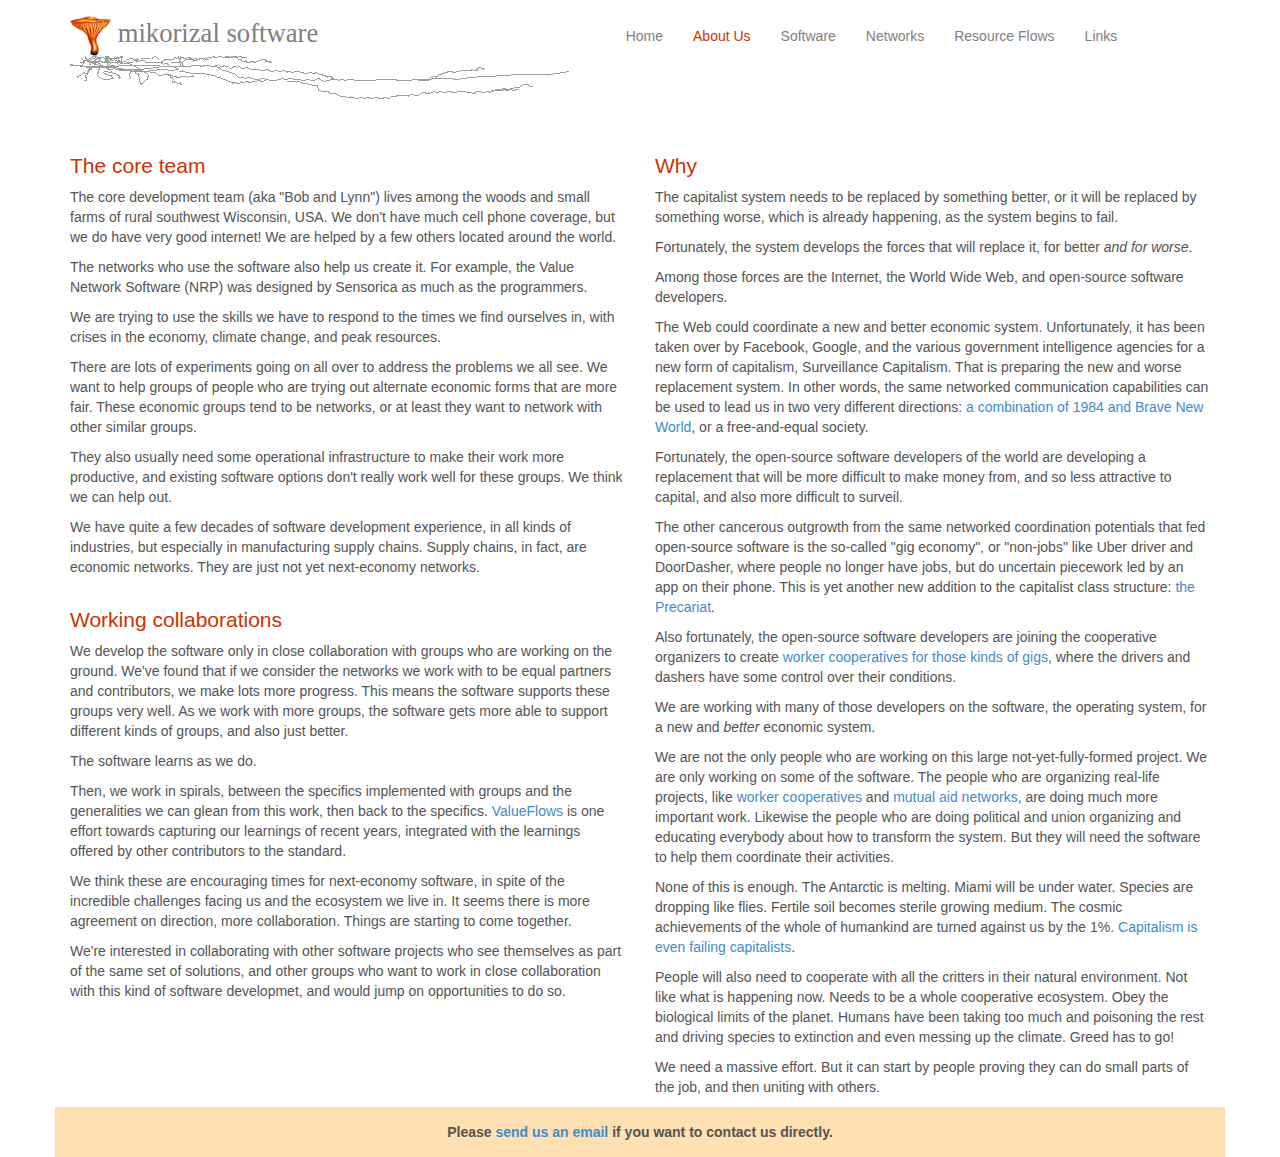
<file: about.html>
<!DOCTYPE html>
<html lang="en">
  <head>
    <meta charset="utf-8">
    <meta http-equiv="X-UA-Compatible" content="IE=edge">
    <meta name="viewport" content="width=device-width, initial-scale=1">
    <link rel="shortcut icon" href="favicon.ico">
    <title>Mikorizal Software</title>
    <link href="css/bootstrap.min.css" rel="stylesheet">
    <link href="css/site.css" rel="stylesheet">
    <!-- HTML5 shim and Respond.js IE8 support of HTML5 elements and media queries -->
    <!--[if lt IE 9]>
      <script src="https://oss.maxcdn.com/libs/html5shiv/3.7.0/html5shiv.js"></script>
      <script src="https://oss.maxcdn.com/libs/respond.js/1.4.2/respond.min.js"></script>
    <![endif]-->
  </head>

  <body>

    <!-- Fixed navbar -->
    <div class="navbar" role="navigation">
      <div class="container">
      <!--<span id="forkongithub"><a href="https://github.com/valnet/valuenetwork" target="_blank">Fork me on GitHub</a></span>-->
        <div class="navbar-header">
          <button type="button" class="navbar-toggle" data-toggle="collapse" data-target=".navbar-collapse">
            <span class="sr-only">Toggle navigation</span>
            <span class="icon-bar"></span>
            <span class="icon-bar"></span>
            <span class="icon-bar"></span>
          </button>
          <a class="navbar-brand" href="index.html">
            <img src="mushy40.jpg" alt="Mushy the chanterelle mushroom" title="Mushy the chanterelle mushroom" />
            mikorizal software<br />
            <img src="myc.png">
          </a>
        </div>
        <div class="navbar-collapse collapse">
          <ul class="nav navbar-nav">
            <li><a href="index.html">Home</a></li>
            <li class="active"><a href="about.html">About Us</a></li>
            <li><a href="software.html">Software</a></li>
            <li><a href="groups.html">Networks</a></li>
            <li><a href="flows.html">Resource Flows</a></li>
            <li><a href="links.html">Links</a></li>
          </ul>
        </div><!--/.nav-collapse -->
      </div>
    </div>
 
    <div class="container main">
      <div class="row">
        <div class="col-md-6">
            <h4>The core team</h4>
            <p>The core development team (aka "Bob and Lynn") lives among the woods and small farms of rural southwest Wisconsin, USA.  
            We don't have much cell phone coverage, but we do have very good internet! We are helped by a few others located
            around the world.
            </p>
            <p>The networks who use the software also help us create it. For example, the Value Network Software (NRP) 
            was designed by Sensorica as much as the programmers.
            </p>
            <p>We are trying to use the skills we have to respond to the times we find ourselves in, with
            crises in the economy, climate change, and peak resources.</p>  
            <p>There are lots of experiments going on all over to address the problems we all see.  We want to help
            groups of people who are trying out alternate economic forms that are more fair.  These economic groups
            tend to be networks, or at least they want to network with other similar groups.</p>
            <p>They also
            usually need some operational infrastructure to make their work more productive, and existing software options
            don't really work well for these groups.  We think we can help out.</p>
            <p>We have quite a few decades of software development experience, in all kinds of industries, but especially
            in manufacturing supply chains. Supply chains, in fact, are economic networks. They are just not yet next-economy networks. 
            </p>

            <h4>Working collaborations</h4>
            <p>We develop the software only in close collaboration with groups who are working on the ground. 
            We've found that if we consider the networks we work with to be equal partners and contributors,
            we make lots more progress. This means the software supports these groups very well. 
            As we work with more groups,
            the software gets more able to support different kinds of groups, and also just better.</p>
            <p>The software learns as we do.</p>
            <p>Then, we work in spirals, between the specifics implemented with groups and the generalities we
            can glean from this work, then back to the specifics.  
            <a href="https://valueflo.ws" target="_blank">ValueFlows</a> is one effort towards capturing our learnings of recent years, integrated with the learnings offered by other contributors to the standard.
            <p>
            We think these are encouraging times for next-economy software, in spite of the incredible challenges facing us and the ecosystem we live in. 
            It seems there is more agreement on direction, more collaboration.  Things are starting to come together.</p>
            <p>We're interested 
            in collaborating with other software projects who see themselves as part of the same set of solutions, and other
            groups who want to work in close collaboration with this kind of software developmet, and would jump on opportunities to do so. 
            </p>
        </div>
        <div class="col-md-6">
            <h4>Why</h4>
            <p>
            The capitalist system needs to be replaced by something better, or it will be replaced by something worse, which is already happening, as the system begins to fail.
            </p>
            <p>
            Fortunately, the system develops the forces that will replace it, for better <i>and for worse</i>.
            </p>
            <p>
            Among those forces are the Internet, the World Wide Web, and open-source software developers.
            </p>
            <p>
            The Web could coordinate a new and better economic system. Unfortunately, it has been taken over by Facebook, Google, and the various government intelligence agencies for a new form of capitalism, Surveillance Capitalism. That is preparing the new and worse replacement system. In other words, the same networked communication capabilities can be used to lead us in two very different directions: 
            <a href="https://thetollonline.com/2017/04/21/prisons-of-pleasure-or-pain-huxleys-brave-new-world-vs-orwells-1984/" target="_blank">a combination of 1984 and Brave New World</a>, or a free-and-equal society.
            </p>
            <p>
            Fortunately, the open-source software developers of the world are developing a replacement that will be more difficult to make money from, and so less attractive to capital, and also more difficult to surveil. 
            </p>
            <p>
            The other cancerous outgrowth from the same networked coordination potentials that fed open-source software is the so-called "gig economy", or "non-jobs" like Uber driver and DoorDasher, where people no longer have jobs, but do uncertain piecework led by an app on their phone. This is yet another new addition to the capitalist class structure: 
            <a href="https://en.wikipedia.org/wiki/Precariat" target="_blank">the Precariat</a>.
            </p>
            <p>
            Also fortunately, the open-source software developers are joining the cooperative organizers to create 
            <a href="https://platform.coop/" target="_blank">worker cooperatives for those kinds of gigs</a>, where the drivers and dashers have some control over their conditions. 
            </p>
            <p>
            We are working with many of those developers on the software, the operating system, for a new and <i>better</i> economic system.
            </p>
            <p>
            We are not the only people who are working on this large not-yet-fully-formed project. We are only working on some of the software. The people who are organizing real-life projects, like <a href="http://aorta.coop/" target="_blank">worker cooperatives</a> and 
            <a href="http://www.mutualaidnetwork.org/" target="_blank">mutual aid networks</a>, are doing much more important work. Likewise the people who are doing political and union organizing and educating everybody about how to transform the system. But they will need the software to help them coordinate their activities.
            </p>
            <p>
            None of this is enough. The Antarctic is melting. Miami will be under water. Species are dropping like flies. Fertile soil becomes sterile growing medium. The cosmic achievements of the whole of humankind are turned against us by the 1%. 
            <a href="https://www.marketwatch.com/story/grantham-says-capitalism-is-making-this-one-big-global-risk-to-humanity-worse-2018-06-13" target="_blank">Capitalism is even failing capitalists</a>. 
            </p>
            <p>
            People will also need to cooperate with all the critters in their natural environment. Not like what is happening now. Needs to be a whole cooperative ecosystem. Obey the biological limits of the planet. Humans have been taking too much and poisoning the rest and driving species to extinction and even messing up the climate. Greed has to go!
            </p>
            <p>
            We need a massive effort. But it can start by people proving they can do small parts of the job, and then uniting with others.
            </p>

        </div>
      </div>

      <div class="row">
        <div class="col-md-12 contact-row">
            <p>Please <a href="mailto:info@mikorizal.org">send us an email</a> 
            if you want to contact us directly. 
            </p>
        </div>
      <div>

    </div> 

  </body>
</html>
</file>
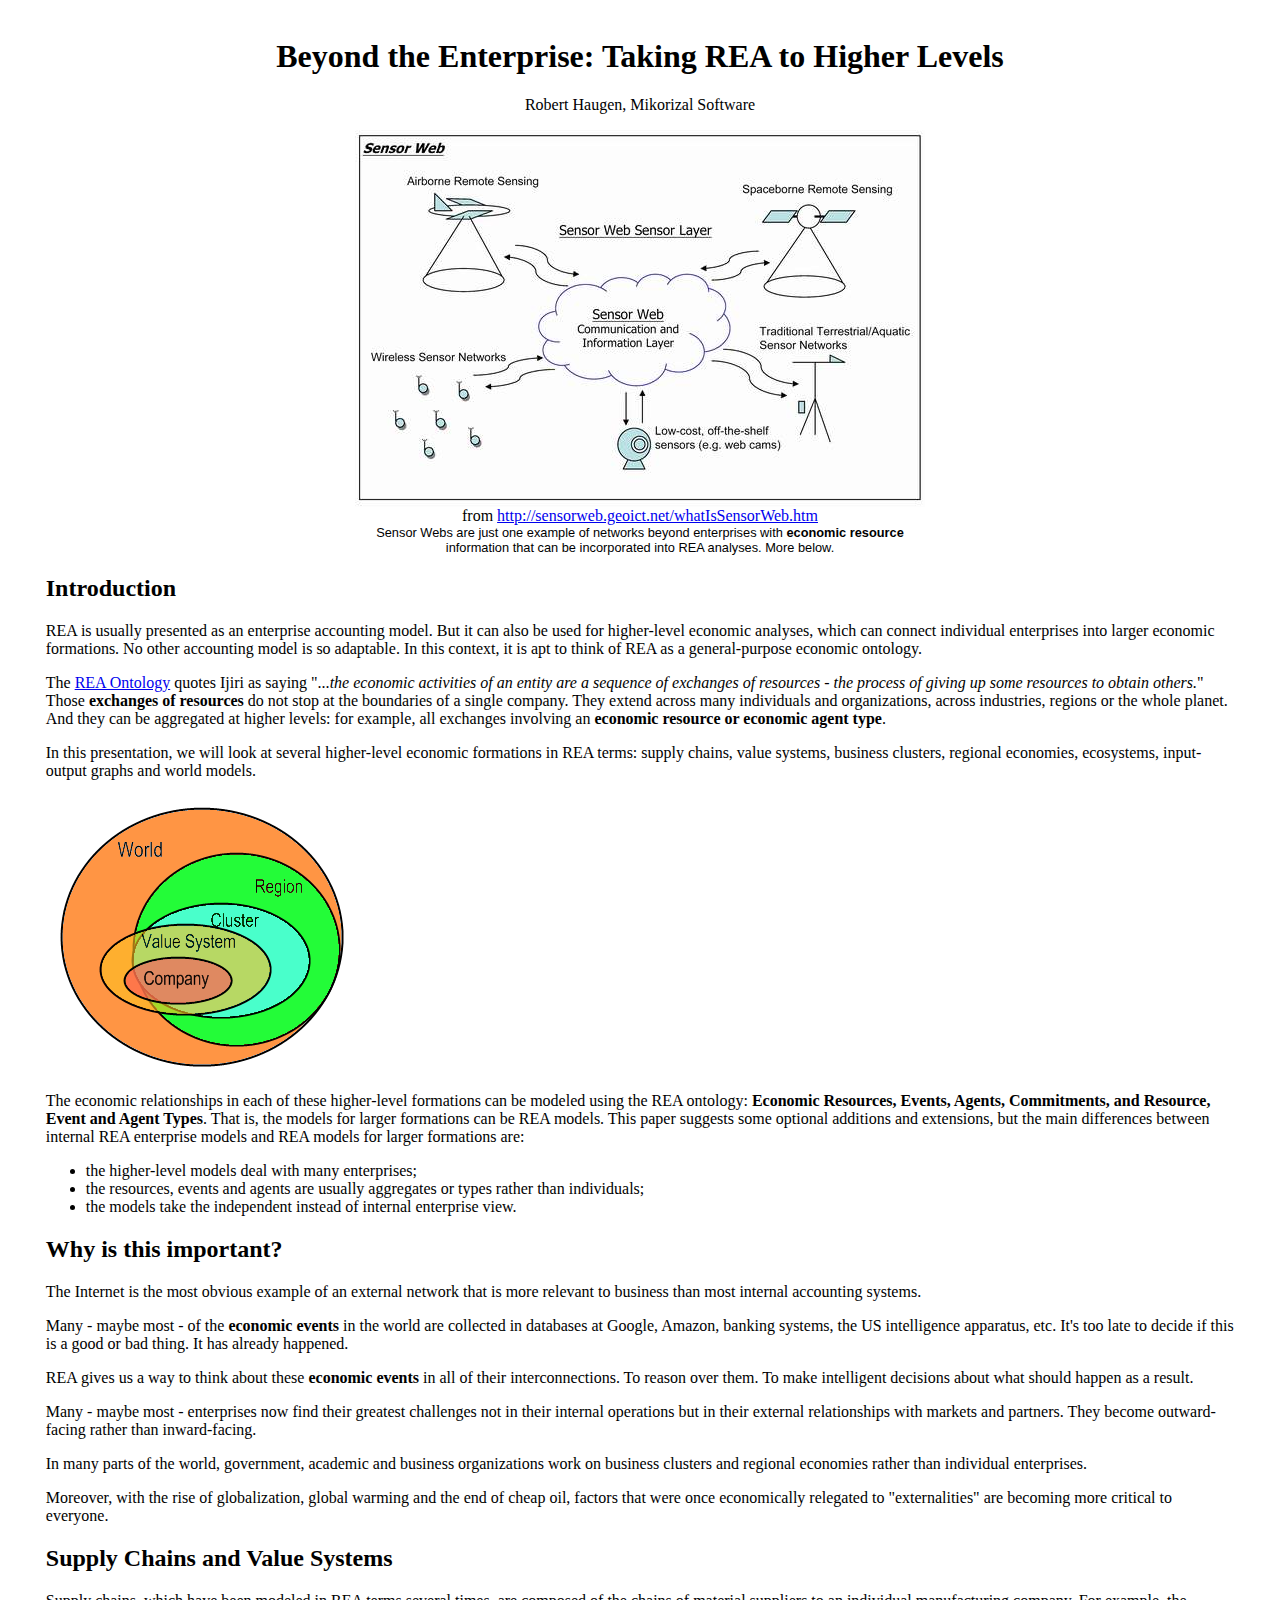
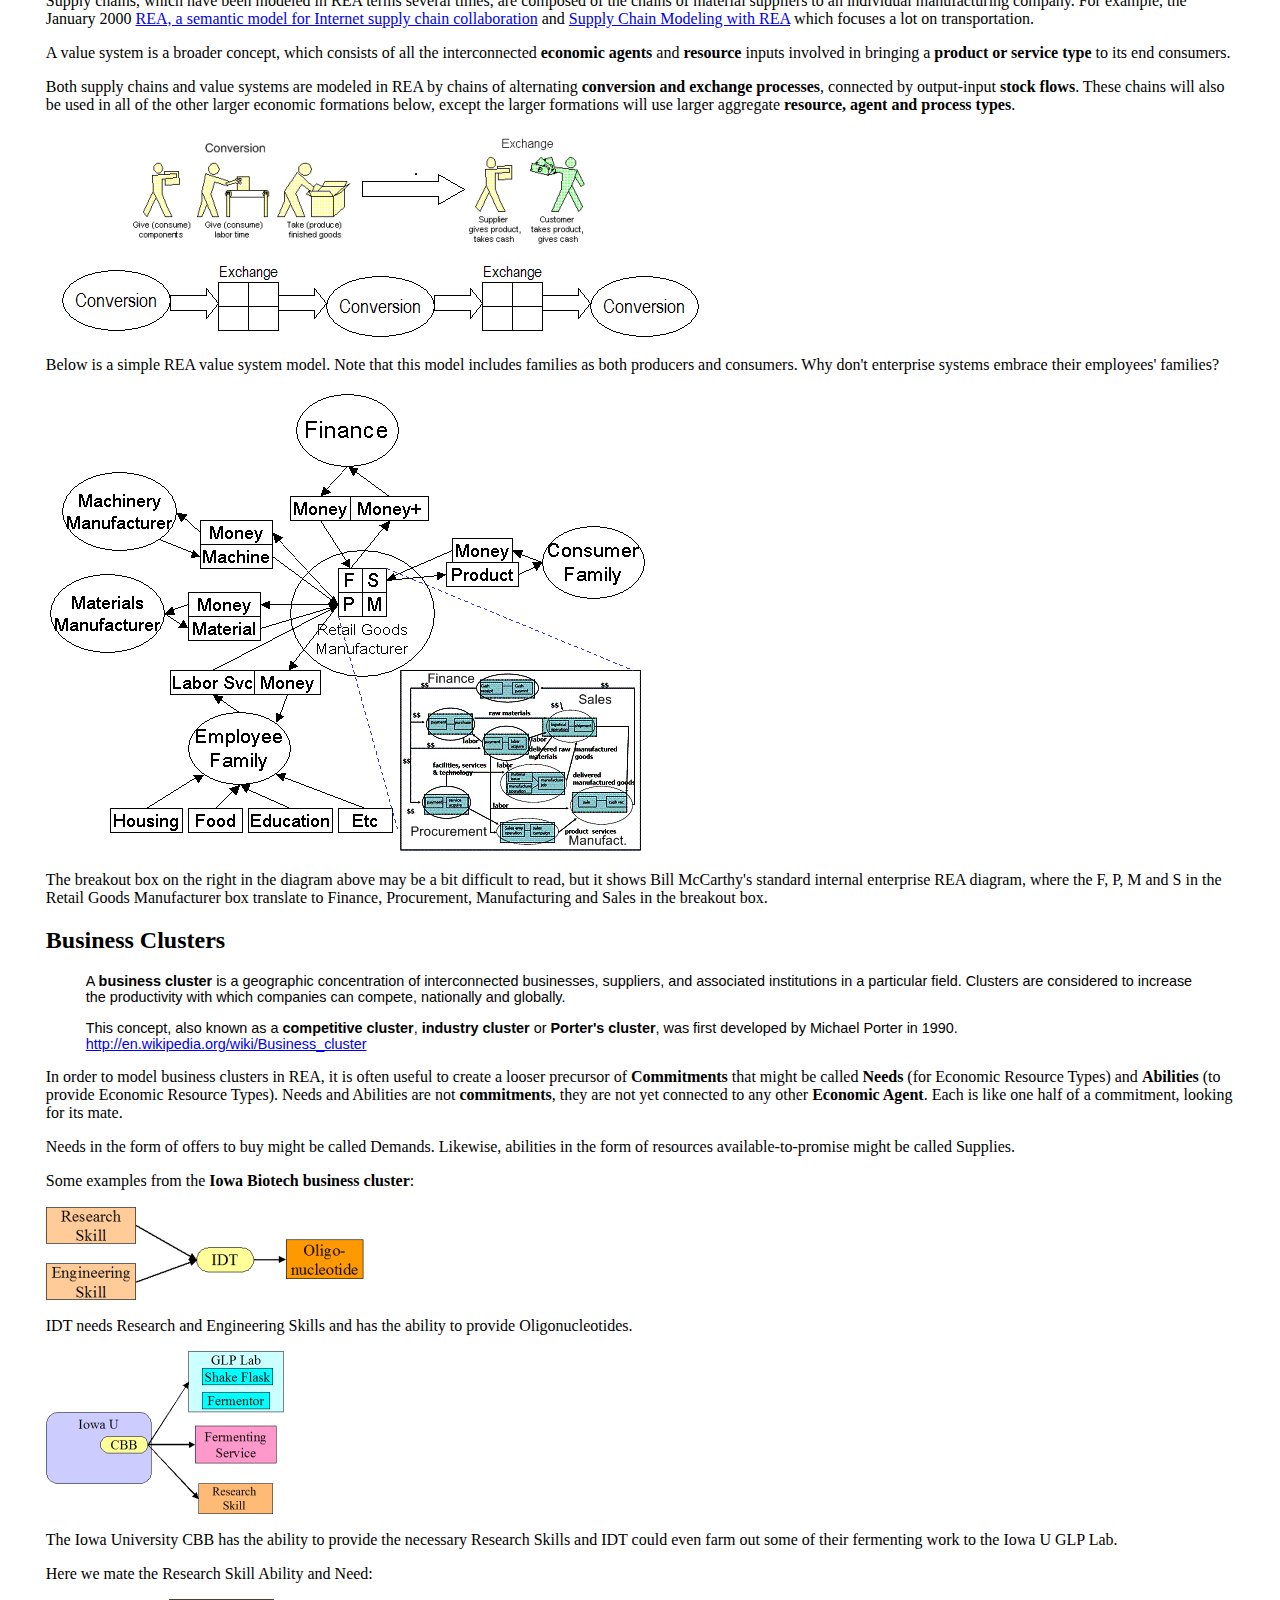
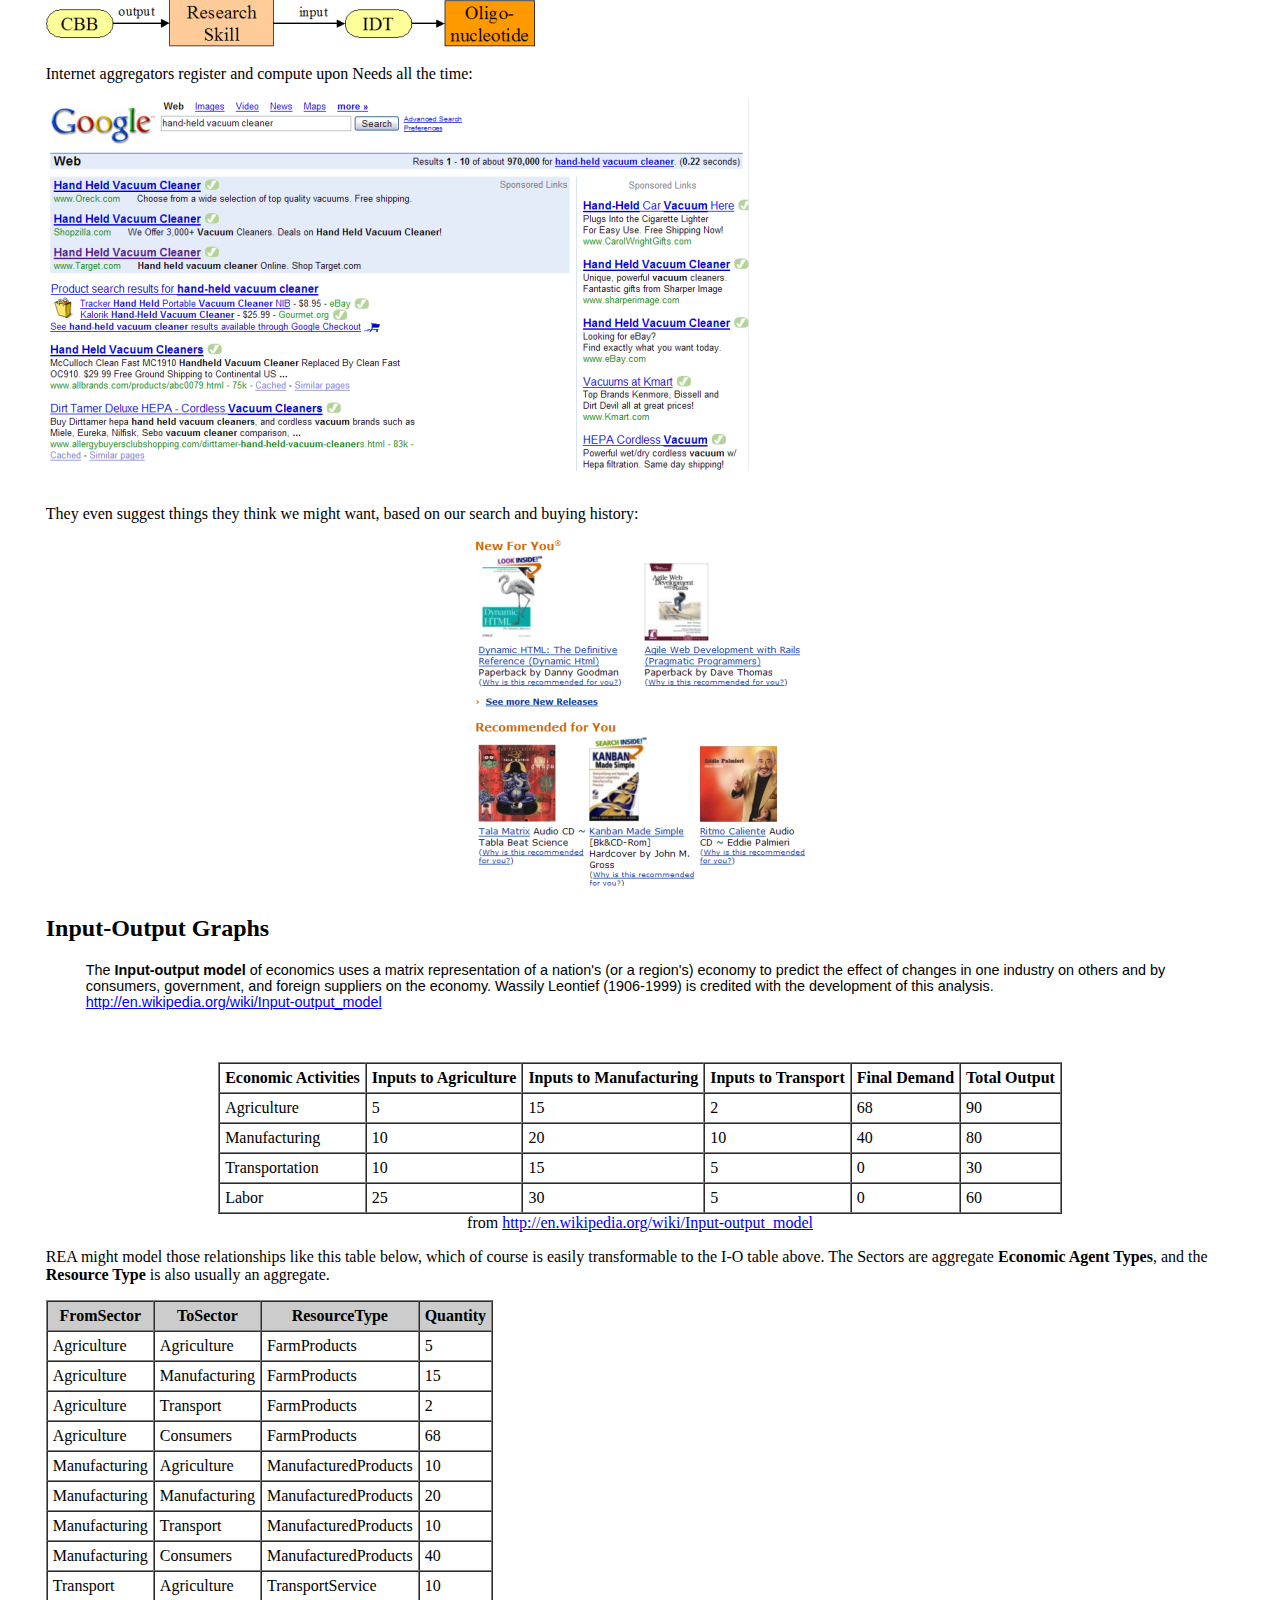
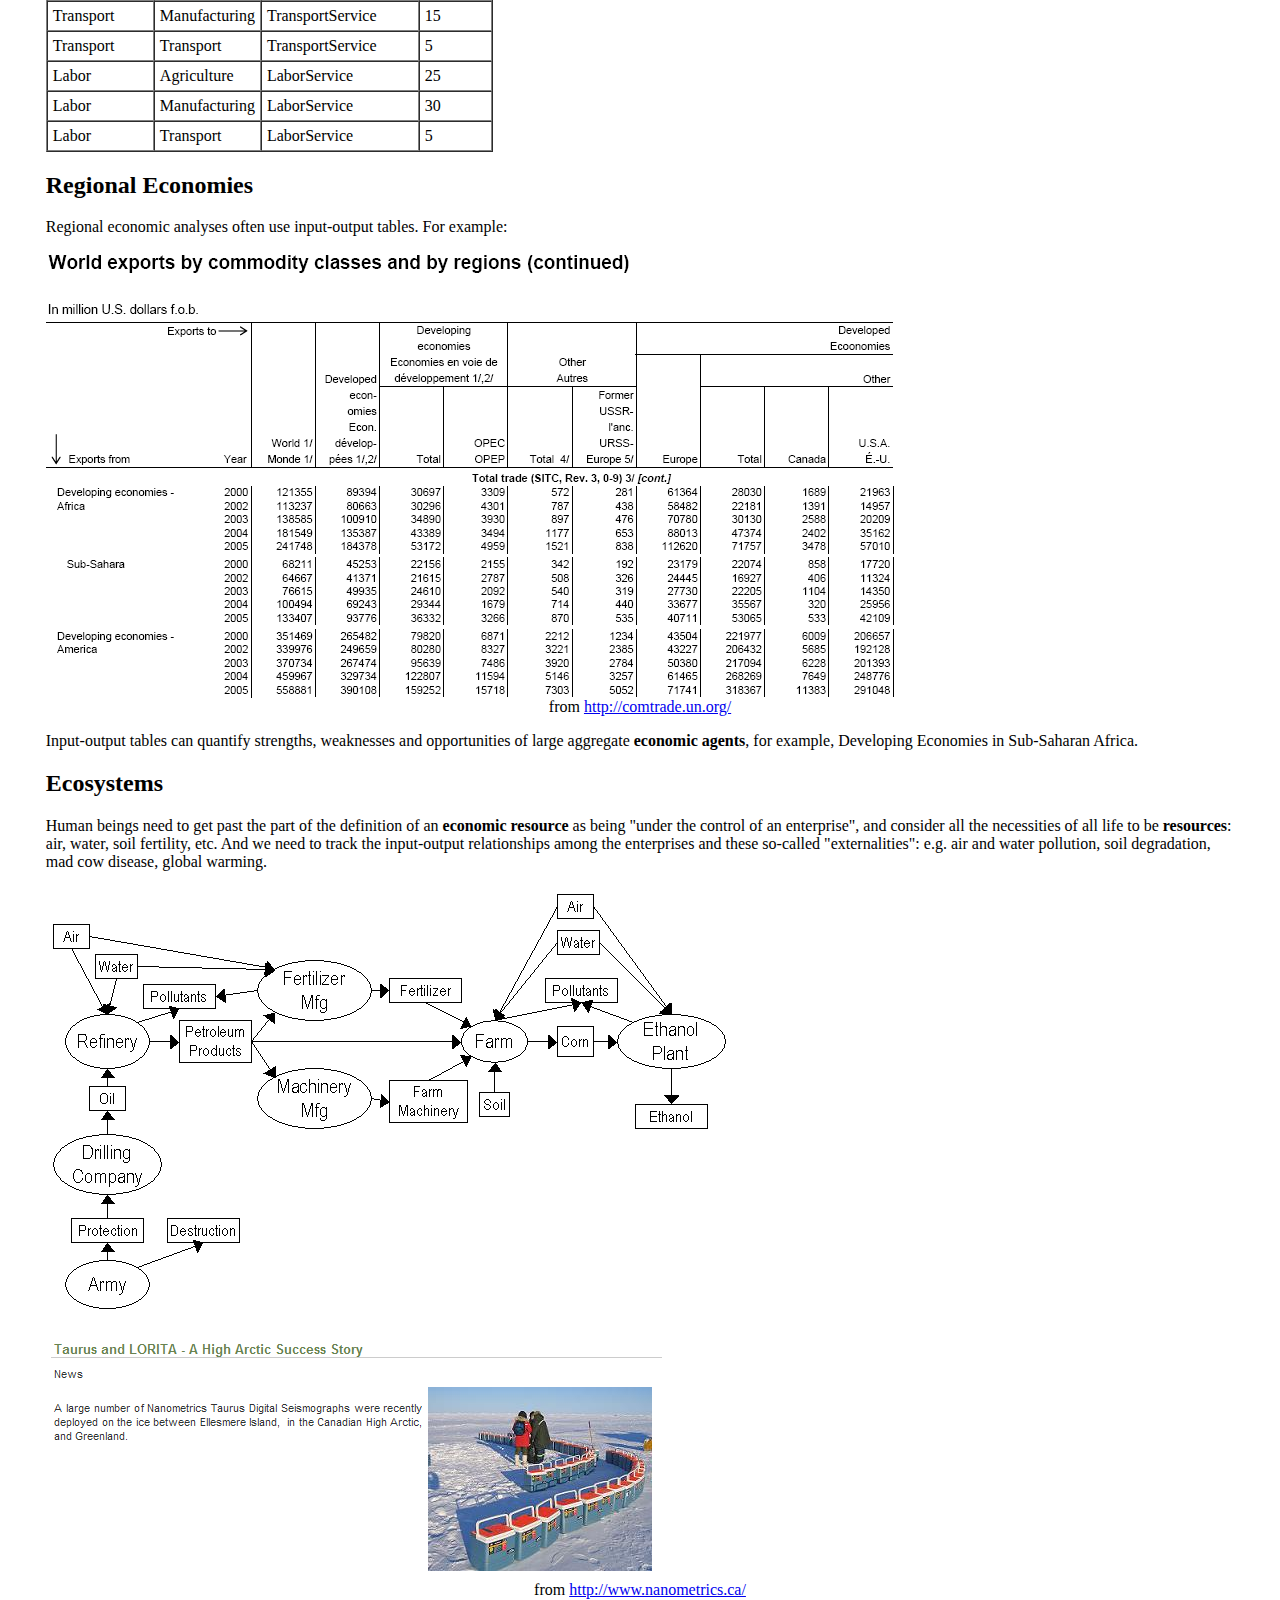
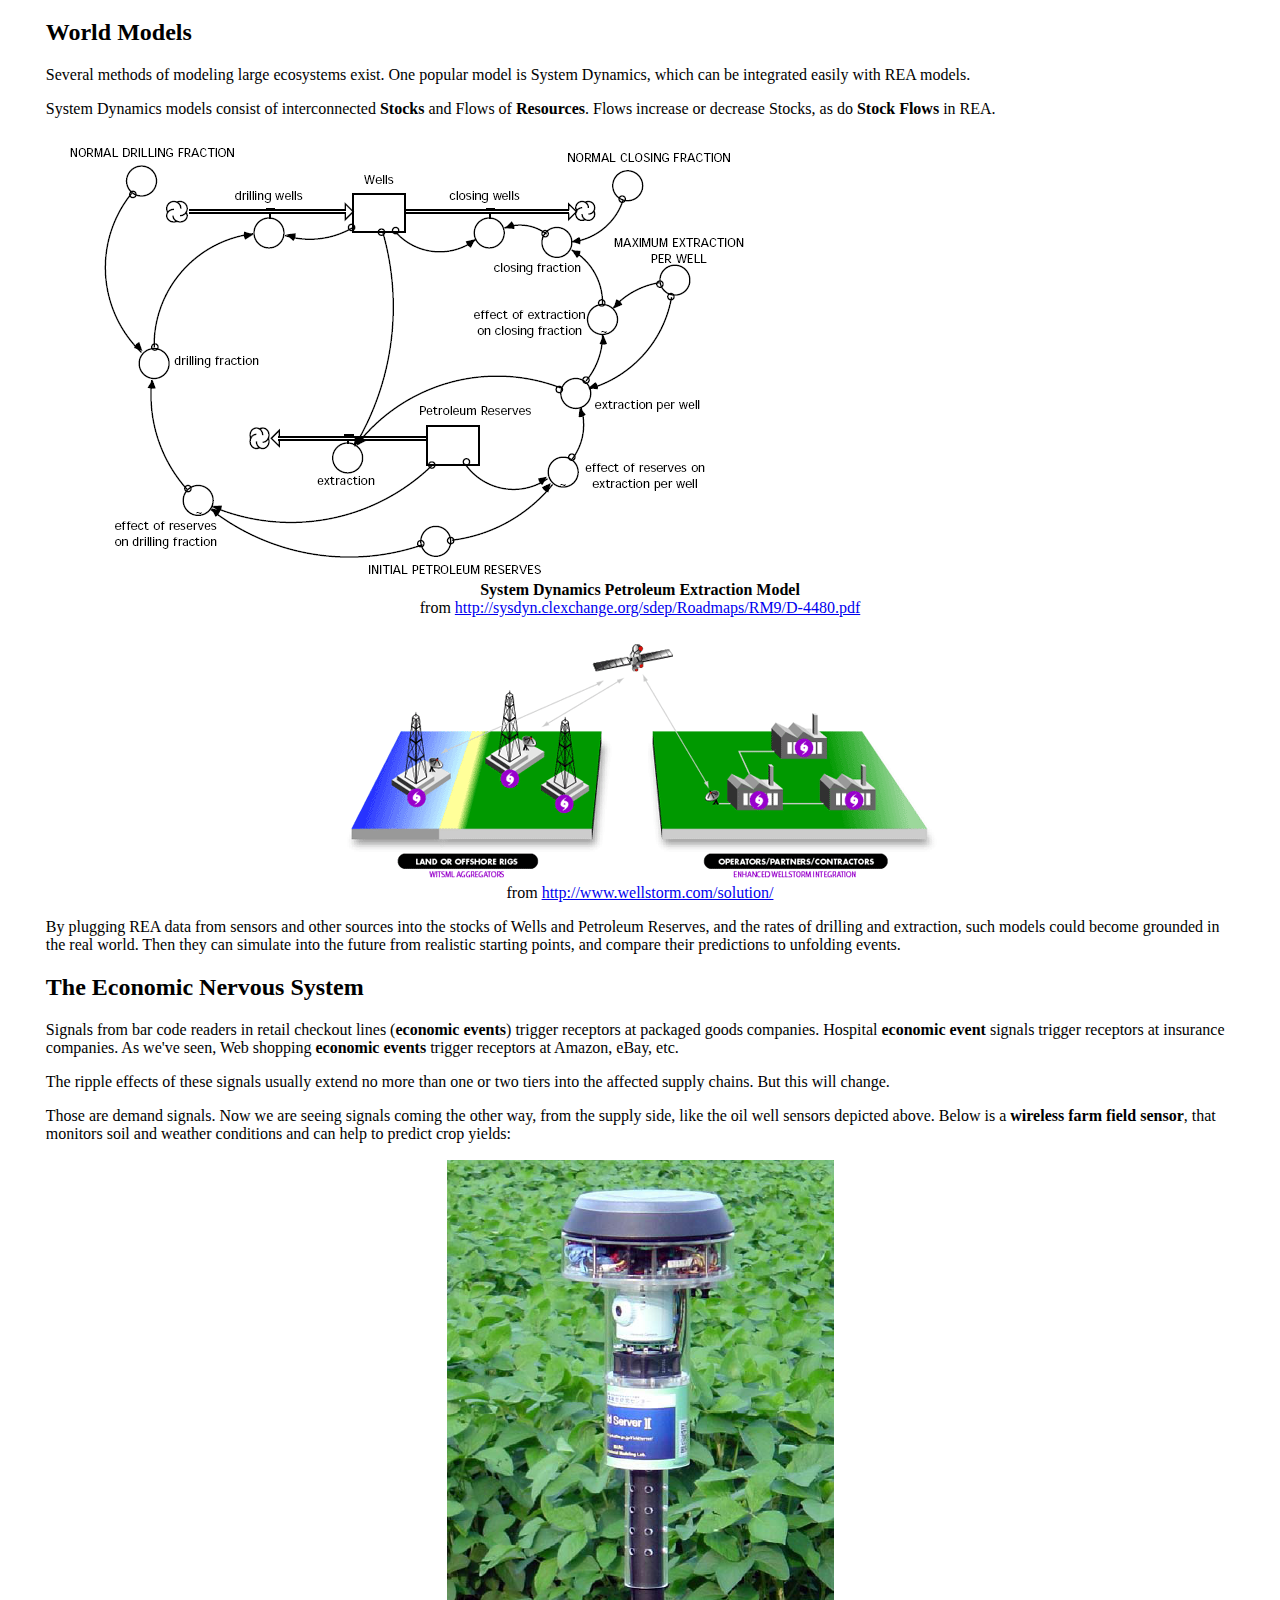
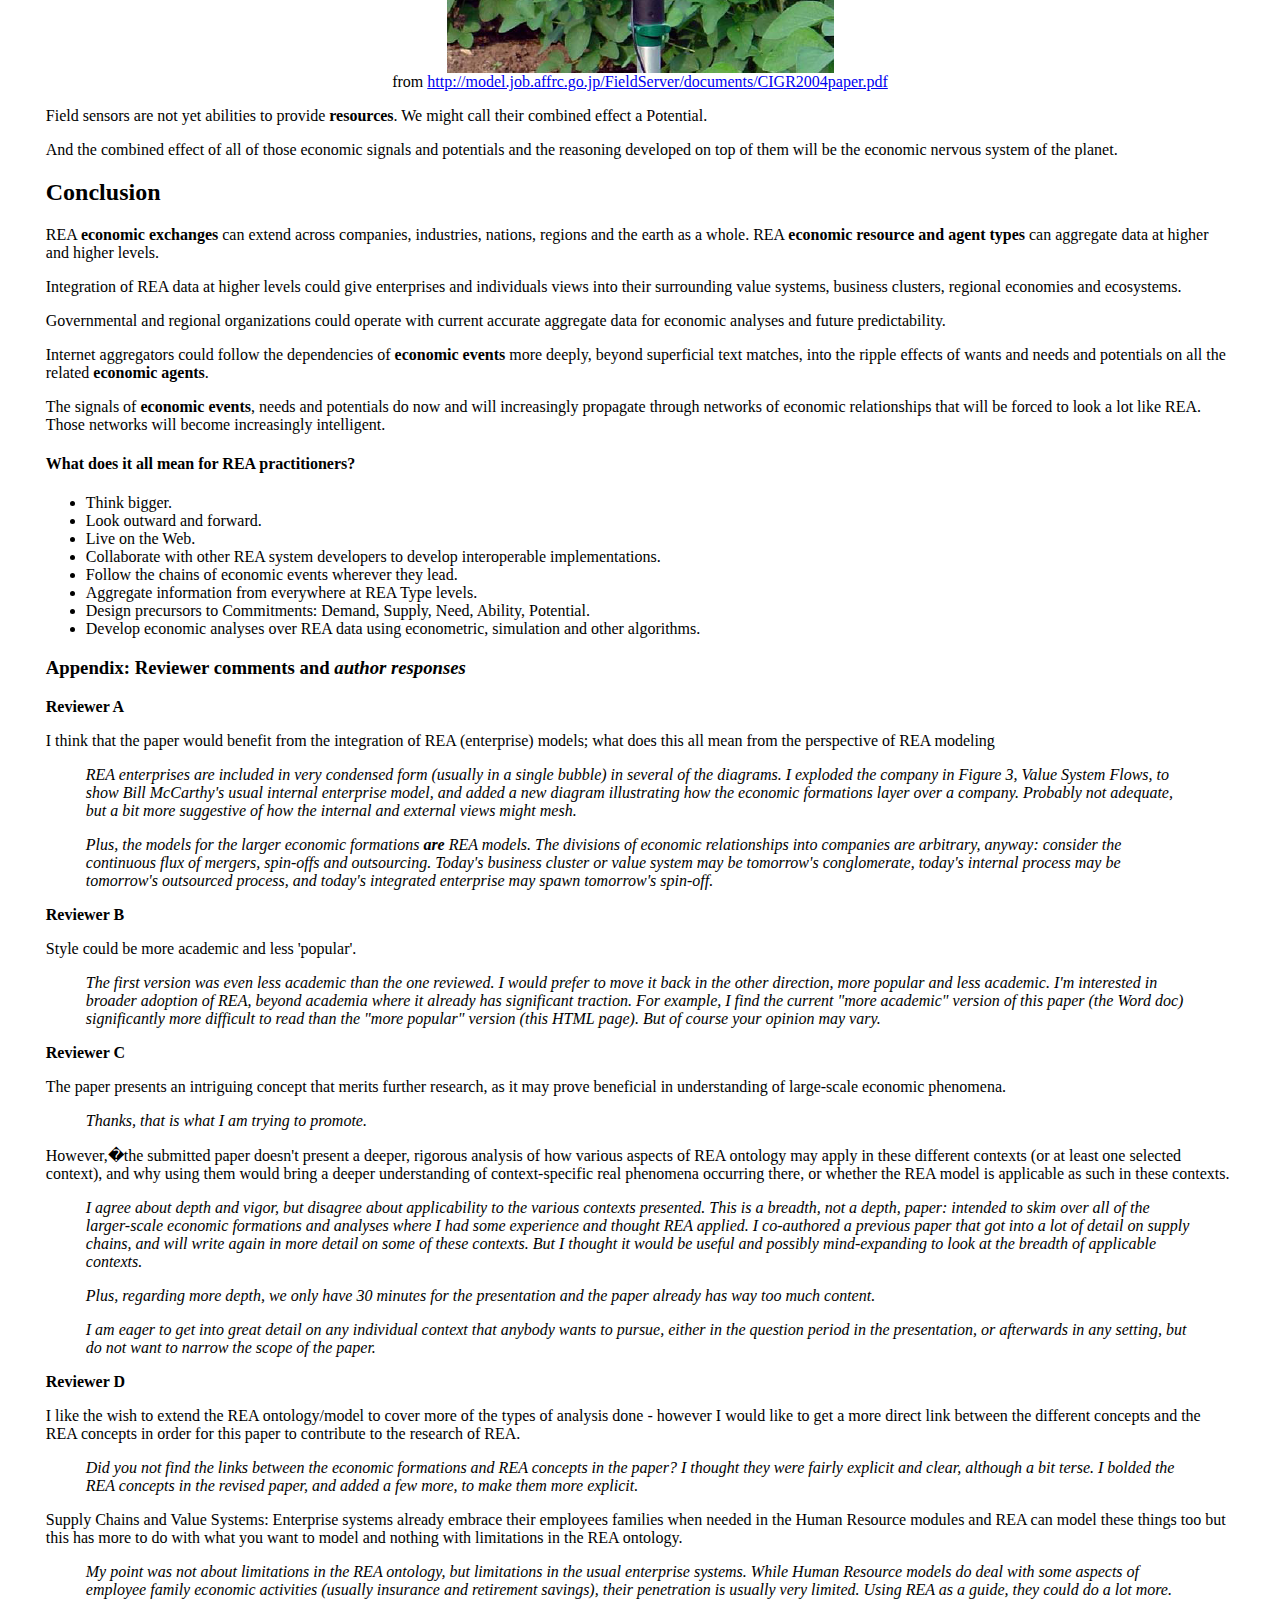
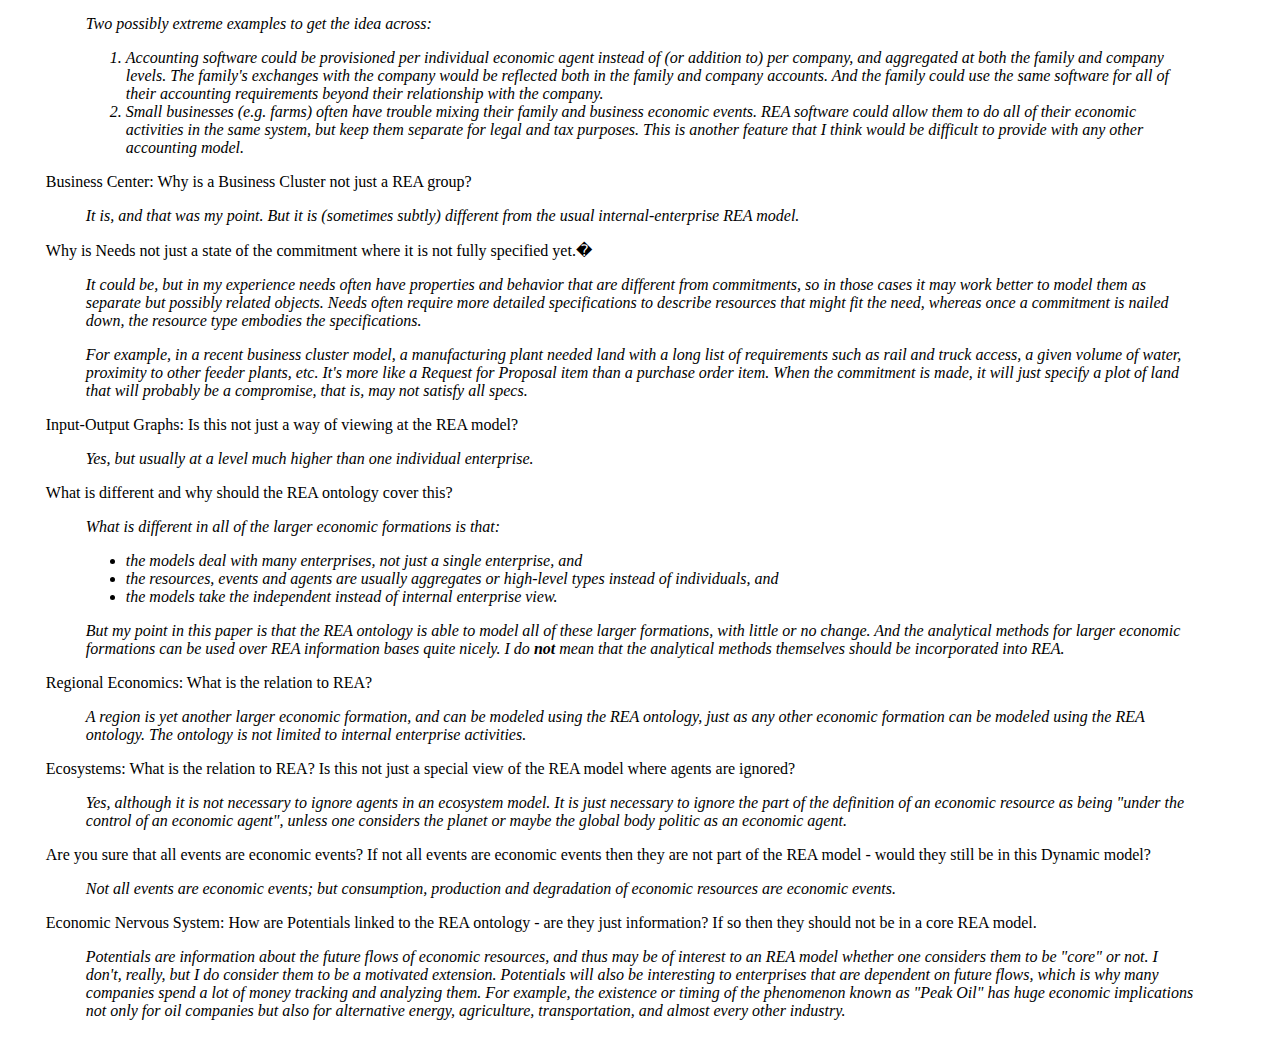
<file: BeyondTheEnterprise.html>
<html xmlns="http://www.w3.org/1999/xhtml">
	<head>
		<title>
			REA Beyond the Enterprise
		</title>
	</head>
	<body>	
		
	<div style="margin: 1cm" >
	<div align="center">
		<h1>Beyond the Enterprise: Taking REA to Higher Levels</h1>
		<p>Robert Haugen, Mikorizal Software</p>
		<img src="images/SensorWeb.JPG" alt="Sensor Web" /><br />
		from <a href="http://sensorweb.geoict.net/whatIsSensorWeb.htm">http://sensorweb.geoict.net/whatIsSensorWeb.htm</a>
		<div style="width: 50%; font-family: sans-serif; font-size: 80%;">
			Sensor Webs are just one example of networks beyond enterprises 
			with <b>economic resource</b> information that can be incorporated 
			into REA analyses.  More below.
		</div>
	</div>

	<h2>Introduction</h2>
	<p>
		REA is usually presented as an enterprise accounting model. 
		But it can also be used for higher-level economic analyses, 
		which can connect individual enterprises into larger economic formations.  
		No other accounting model is so adaptable. In this context, it is apt 
		to think of REA as a general-purpose economic ontology.
	</p>
	<p>
		The <a href="http://www.msu.edu/user/mccarth4/Alabama.doc">REA Ontology</a> 
		quotes Ijiri as saying "...<i>the economic activities of an entity are a 
		sequence of exchanges of resources - the process of giving up some resources 
		to obtain others.</i>"  Those <b>exchanges of resources</b> do not stop at the 
		boundaries of a single company.  They extend across many individuals and 
		organizations, across industries, regions or the whole planet.  And they can 
		be aggregated at higher levels: for example, all exchanges involving an 
		<b>economic resource or economic agent type</b>.
	</p>
	<p>
		In this presentation, we will look at several higher-level economic formations 
		in REA terms: supply chains, value systems, business clusters, regional economies, 
		ecosystems, input-output graphs and world models.
	</p>

	<img src="images/Layers.png" alt="Economic formation layers" />

	<p>
		The economic relationships in each of these higher-level formations can be modeled using the REA ontology: 
		<b>Economic Resources, Events, Agents, Commitments, and Resource, Event and Agent Types</b>.
		That is, the models for larger formations can be REA models.
		This paper suggests some optional additions and extensions, but the main differences between 
		internal REA enterprise models and REA models for larger formations are:
		<ul>
			<li>the higher-level models deal with many enterprises;</li>
			<li>the resources, events and agents are usually aggregates or types rather than individuals;</li>
			<li>the models take the independent instead of internal enterprise view.</li>
		</ul>

	</p>


	<h2>Why is this important?</h2>
	<p>
		The Internet is the most obvious example of an external network that is more relevant 
		to business than most internal accounting systems. 
	</p>
	<p>
		Many - maybe most - of the <b>economic events</b> in the world are collected in databases
		at Google, Amazon, banking systems, the US intelligence apparatus, etc.  It's too late
		to decide if this is a good or bad thing.  It has already happened.
	</p>
	<p>
		REA gives us a way to think about these <b>economic events</b> in all of their interconnections.
		To reason over them.  To make intelligent decisions about what should happen as a result.
	</p>
	<p>
		Many - maybe most - enterprises now find their greatest challenges not in their internal operations
		but in their external relationships with markets and partners. They become outward-facing 
		rather than inward-facing.
	</p>
	<p>
		In many parts of the world, government, academic and business organizations work on 
		business clusters and regional economies rather than individual enterprises.
	</p>
	<p>
		Moreover, with the rise of globalization, global warming and the end of cheap oil,
		factors that were once economically relegated to "externalities" are becoming 
		more critical to everyone.
	</p>
		
	<h2>Supply Chains and Value Systems</h2>
	<p>
		Supply chains, which have been modeled in REA terms several times, are composed of the 
		chains of material suppliers to an individual manufacturing company. For example, the January 2000 
		<a href="http://logisticalsoftware.com/Rea4scm.htm">REA, a semantic model for Internet supply chain collaboration</a>
		and <a href="http://www.itu.dk/people/hessellund/work/Hessellund05a.pdf">Supply Chain Modeling with REA</a> 
		which focuses a lot on transportation.
	</p>
	<p>
		A value system is a broader concept, which consists of all the interconnected <b>economic agents</b>
		and <b>resource</b> inputs involved in bringing a <b>product or service type</b> to its end consumers.
	</p>
	<p>
		Both supply chains and value systems are modeled in REA by chains of alternating <b>conversion 
		and exchange processes</b>, connected by output-input <b>stock flows</b>.  These chains will also be 
		used in all of the other larger economic formations below, except the larger formations will 
		use larger aggregate <b>resource, agent and process types</b>.
	</p>
	<img src="images/SupplyChainComponents.png" alt="Supply Chain Components" />
	<p>
		Below is a simple REA value system model.  Note that this model includes families as both 
		producers and consumers. Why don't enterprise systems embrace their employees' families?
	</p>
	<img src="images/ValueSystem2.png" alt="Value System" />

	<p>
		The breakout box on the right in the diagram above may be a bit difficult to read, 
		but it shows Bill McCarthy's standard internal enterprise REA diagram, where the
		F, P, M and S in the Retail Goods Manufacturer box translate to 
		Finance, Procurement, Manufacturing and Sales in the breakout box.
	</p>
	<h2>Business Clusters</h2>
	<blockquote>
		<p style="font-family: sans-serif; font-size: 90%; " >
			A <b>business cluster</b> is a geographic concentration of interconnected businesses, 
			suppliers, and associated institutions in a particular field. Clusters are considered 
			to increase the productivity with which companies can compete, nationally and globally.
		</p>
		<p style="font-family: sans-serif; font-size: 90%; " >
			This concept, also known as a <b>competitive cluster</b>, <b>industry cluster</b> or 
			<b>Porter's cluster</b>, was first developed by Michael Porter in 1990.<br />
			<a href="http://en.wikipedia.org/wiki/Business_cluster">http://en.wikipedia.org/wiki/Business_cluster</a>
		</p>
	</blockquote>
	<p>
		In order to model business clusters in REA, it is often useful to create a looser precursor of 
		<b>Commitments</b> that might be called <b>Needs </b>(for Economic Resource Types) and <b>Abilities</b> 
		(to provide Economic Resource Types).  Needs and Abilities are not <b>commitments</b>, they are not yet 
		connected to any other <b>Economic Agent</b>.  Each is like one half of a commitment, looking for its mate.
	</p>
	<p>
		Needs in the form of offers to buy might be called Demands.  Likewise, abilities in the form of
		resources available-to-promise might be called Supplies.
	</p>
	<p>Some examples from the <b>Iowa Biotech business cluster</b>:</p>
	<img src="images/IBTCluster2.PNG" alt="IDT Needs"/>
	<p>IDT needs Research and Engineering Skills and has the ability to provide Oligonucleotides.
	</p>
	<img src="images/IBTCluster1.PNG" alt="Iowa U Abilities" />
	<p>The Iowa University CBB has the ability to provide the necessary Research Skills and IDT could 
		even farm out some of their fermenting work to the Iowa U GLP Lab.
	</p>
	<p>
		Here we mate the Research Skill Ability and Need:
	</p>
	<img src="images/IBTClusterLinks.png" alt="CBB - IBT links" />
	<p>
		Internet aggregators register and compute upon Needs all the time:
	</p>
	<img src="images/VacSearch.png" alt="Google search" /><br /><br />
	<p>
		They even suggest things they think we might want, based on our search and buying history:
	</p>
	<div align="center">
		<img src="images/AmazonRecs.png" alt="Amazon recommendations" />
	</div>
	<h2>Input-Output Graphs</h2>
	<blockquote>
		<p style="font-family: sans-serif; font-size: 90%; " >
			The <b>Input-output model</b> of economics uses a matrix representation 
			of a nation's (or a region's) economy to predict the effect of changes 
			in one industry on others and by consumers, government, and foreign suppliers 
			on the economy. Wassily Leontief (1906-1999) is credited with the development 
			of this analysis. <br />
			<a href="http://en.wikipedia.org/wiki/Input-output_model">http://en.wikipedia.org/wiki/Input-output_model</a>
		</p>
	</blockquote><br /><br />
	<table align="center" border="1" cellpadding="5" cellspacing="0">
		<tbody>
			<tr>
				<th>Economic Activities</th>
				<th>Inputs to Agriculture</th>
				<th>Inputs to Manufacturing</th>
				<th>Inputs to Transport</th>
				<th>Final Demand</th>
				<th>Total Output</th>
			</tr>
			<tr>
				<td>Agriculture</td>
				<td>5</td>
				<td>15</td>
				<td>2</td>
				<td>68</td>
				<td>90</td>
			</tr>
			<tr>
				<td>Manufacturing</td>
				<td>10</td>
				<td>20</td>
				<td>10</td>
				<td>40</td>
				<td>80</td>
			</tr>
			<tr>
				<td>Transportation</td>
				<td>10</td>
				<td>15</td>
				<td>5</td>
				<td>0</td>
				<td>30</td>
			</tr>
			<tr>
				<td>Labor</td>
				<td>25</td>
				<td>30</td>
				<td>5</td>
				<td>0</td>
				<td>60</td>
			</tr>
		</tbody>
	</table>
	<div align="center">
		from <a href="http://en.wikipedia.org/wiki/Input-output_model">http://en.wikipedia.org/wiki/Input-output_model</a>
	</div>
	<p>
		REA might model those relationships like this table below, 
		which of course is easily transformable to the I-O table above.
		The Sectors are aggregate <b>Economic Agent Types</b>, and the <b>Resource Type</b> is also usually an aggregate.
	</p>
	<table border="1" cellpadding="5" cellspacing="0" >
		<tbody>
			<tr>
				<th style="background-color: rgb(204, 204, 204);" >FromSector</th>
				<th style="background-color: rgb(204, 204, 204);" >ToSector</th>
				<th style="background-color: rgb(204, 204, 204);" >ResourceType</th>
				<th style="background-color: rgb(204, 204, 204);" >Quantity</th>
			</tr>
			<tr>
				<td>Agriculture</td>
				<td>Agriculture</td>
				<td>FarmProducts</td>
				<td>5</td>
			</tr>
			<tr>
				<td>Agriculture</td>
				<td>Manufacturing</td>
				<td>FarmProducts</td>
				<td>15</td>
			</tr>
			<tr>
				<td>Agriculture</td>
				<td>Transport</td>
				<td>FarmProducts</td>
				<td>2</td>
			</tr>
			<tr>
				<td>Agriculture</td>
				<td>Consumers</td>
				<td>FarmProducts</td>
				<td>68</td>
			</tr>
			<tr>
				<td>Manufacturing</td>
				<td>Agriculture</td>
				<td>ManufacturedProducts</td>
				<td>10</td>
			</tr>
			<tr>
				<td>Manufacturing</td>
				<td>Manufacturing</td>
				<td>ManufacturedProducts</td>
				<td>20</td>
			</tr>
			<tr>
				<td>Manufacturing</td>
				<td>Transport</td>
				<td>ManufacturedProducts</td>
				<td>10</td>
			</tr>
			<tr>
				<td>Manufacturing</td>
				<td>Consumers</td>
				<td>ManufacturedProducts</td>
				<td>40</td>
			</tr>
			<tr>
				<td>Transport</td>
				<td>Agriculture</td>
				<td>TransportService</td>
				<td>10</td>
			</tr>
			<tr>
				<td>Transport</td>
				<td>Manufacturing</td>
				<td>TransportService</td>
				<td>15</td>
			</tr>
			<tr>
				<td>Transport</td>
				<td>Transport</td>
				<td>TransportService</td>
				<td>5</td>
			</tr>
			<tr>
				<td>Labor</td>
				<td>Agriculture</td>
				<td>LaborService</td>
				<td>25</td>
			</tr>
			<tr>
				<td>Labor</td>
				<td>Manufacturing</td>
				<td>LaborService</td>
				<td>30</td>
			</tr>
			<tr>
				<td>Labor</td>
				<td>Transport</td>
				<td>LaborService</td>
				<td>5</td>
			</tr>
		</tbody>
	</table>
	<h2>Regional Economies</h2>
	<p>
		Regional economic analyses often use input-output tables.  For example:
	</p>
		<img src="images/WorldExports.png" alt="World Exports" /><br />
		<div align="center">from <a href="http://comtrade.un.org/pb/FileFetch.aspx?docID=1425">http://comtrade.un.org/</a><br /></div>
	<p>
		Input-output tables can quantify strengths, weaknesses and opportunities of large aggregate 
		<b>economic agents</b>, for example, Developing Economies in Sub-Saharan Africa.
	</p>
	<h2>Ecosystems</h2>
	<p>
		Human beings need to get past the part of the definition of an <b>economic resource</b> as 
		being "under the control of an enterprise", and consider all the necessities of all life 
		to be <b>resources</b>:  air, water, soil fertility, etc.  And we need to track the input-output 
		relationships among the enterprises and these so-called "externalities":  e.g. air and water 
		pollution, soil degradation, mad cow disease, global warming.
	</p>
	<img src="images/Ethanol.png" alt="Ethanol production" /><br /><br />
	<img src="images/Seismographs.png" alt="Seismographs" /><br />
	<div align="center">
		from <a href="http://www.nanometrics.ca/">http://www.nanometrics.ca/</a><br />
	</div>
	<h2>World Models</h2>
	<p>
		Several methods of modeling large ecosystems exist.  One popular model is System Dynamics, 
		which can be integrated easily with REA models.
	</p>
	<p>
		System Dynamics models consist of interconnected <b>Stocks</b> and </b>Flows of <b>Resources</b>.  
		Flows increase or decrease Stocks, as do <b>Stock Flows</b> in REA.
	</p>
	<img src="images/SystemDynamicsOilModel.png" alt="System Dynamics Oil Model" /><br />
	<div align="center"><b>System Dynamics Petroleum Extraction Model</b><br />
		from <a href="http://sysdyn.clexchange.org/sdep/Roadmaps/RM9/D-4480.pdf">http://sysdyn.clexchange.org/sdep/Roadmaps/RM9/D-4480.pdf</a><br />
		<br /><img src="images/WellStorm.gif" alt="Well Storm" /><br />
		from <a href="http://www.wellstorm.com/solution/">http://www.wellstorm.com/solution/</a>
	</div>
	<p>
		By plugging REA data from sensors and other sources into the stocks of Wells and Petroleum Reserves, 
		and the rates of drilling and extraction, such models could become grounded in the real world.  
		Then they can simulate into the future from realistic starting points, and compare their
		predictions to unfolding events.
	</p>
	<h2>The Economic Nervous System</h2>
	<p>
		Signals from bar code readers in retail checkout lines (<b>economic events</b>) trigger receptors at packaged goods companies. 
		Hospital <b>economic event</b> signals trigger receptors at insurance companies.  As we've seen, Web shopping <b>economic events</b>
		trigger receptors at Amazon, eBay, etc. 
	</p>
	<p>
		The ripple effects of these signals usually extend no more than one or two tiers into the affected
		supply chains.  But this will change.
	</p>
	<p>
		Those are demand signals. Now we are seeing signals coming the other way, from the supply side,
		like the oil well sensors depicted above. Below is a <b>wireless farm field sensor</b>, 
		that monitors soil and weather conditions and can help to predict crop yields:
	</p>
		<div align="center">
		<img src="images/FieldSensor.png" alt="Field Sensor" /><br />
		from <a href="http://model.job.affrc.go.jp/FieldServer/documents/CIGR2004paper.pdf">http://model.job.affrc.go.jp/FieldServer/documents/CIGR2004paper.pdf</a>
		</div>
	<p>
		Field sensors are not yet abilities to provide <b>resources</b>.  We might call their combined effect
		a Potential. 
	</p>
	<p>
		And the combined effect of all of those economic signals and potentials and the reasoning
		developed on top of them will be the economic nervous system of the planet.
	</p>
	<h2>Conclusion</h2>
	<p>
		REA <b>economic exchanges</b> can extend across companies, industries, nations, regions and the earth as a whole.  
		REA <b>economic resource and agent types</b> can aggregate data at higher and higher levels.
	</p>
	<p>
		Integration of REA data at higher levels could give enterprises and individuals views into their 
		surrounding value systems, business clusters, regional economies and ecosystems.
	</p>
	<p>
		Governmental and regional organizations could operate with current accurate aggregate data 
		for economic analyses and future predictability.
	</p>
	<p>
		Internet aggregators could follow the dependencies of <b>economic events</b> more deeply, 
		beyond superficial text matches, into the ripple effects of wants and needs
		and potentials on all the related <b>economic agents</b>.
	</p>
	<p>
		The signals of <b>economic events</b>, needs and potentials do now and will increasingly
		propagate through networks of economic relationships that will be forced to look
		a lot like REA.  Those networks will become increasingly intelligent.
	</p>
	<h4>What does it all mean for REA practitioners?</h4>
	<ul>
		<li>Think bigger.</li>
		<li>Look outward and forward.</li>
		<li>Live on the Web.</li>
		<li>Collaborate with other REA system developers to develop interoperable implementations.</li>
		<li>Follow the chains of economic events wherever they lead.</li>
		<li>Aggregate information from everywhere at REA Type levels.</li>
		<li>Design precursors to Commitments: Demand, Supply, Need, Ability, Potential.</li>
		<li>Develop economic analyses over REA data using econometric, simulation and other algorithms.</li>
	</ul>

	<h3>Appendix: Reviewer comments and <i>author responses</i></h3>

	<p><b>Reviewer A</b></p>

	<p>
		I think that the paper would benefit from the integration of REA (enterprise) models; 
		what does this all mean from the perspective of REA modeling
	</p>

	<blockquote>
		<p><i>
		REA enterprises are included in very condensed form (usually in a single bubble) in several of the diagrams. 
		 I exploded the company in Figure 3, Value System Flows, to show Bill McCarthy's usual internal enterprise model, 
		and added a new diagram illustrating how the economic formations layer over a company.  Probably not adequate, 
		but a bit more suggestive of how the internal and external views might mesh.
		</i></p>

		<p><i>
		Plus, the models for the larger economic formations <b>are</b> REA models.  The divisions of economic relationships 
		into companies are arbitrary, anyway:  consider the continuous flux of mergers, spin-offs and outsourcing.  
		Today's business cluster or value system may be tomorrow's conglomerate, today's internal process may be 
		tomorrow's outsourced process, and today's integrated enterprise may spawn tomorrow's spin-off.
		</i></p>
	</blockquote>

	<p><b>Reviewer B</b></p>	

	<p>
		Style could be more academic and less 'popular'. 
	</p>

	<blockquote>
		<p><i>
		The first version was even less academic than the one reviewed.  I would prefer to move it back in the other direction, 
		more popular and less academic. I'm interested in broader adoption of REA, beyond academia where it already has 
		significant traction. For example, I find the current "more academic" version of this paper (the Word doc) significantly 
		more difficult to read than the "more popular" version (this HTML page). But of course your opinion may vary.
		</i></p>
	</blockquote>

	<p><b>Reviewer C</b></p>	

	<p>
		The paper presents an intriguing concept that merits further research, as it may prove beneficial in understanding of large-scale economic phenomena. 
	</p>

	<blockquote>
		<p><i>
		Thanks, that is what I am trying to promote.
		</i></p>
	</blockquote>

	<p>
		However,�the submitted paper doesn't present a deeper, rigorous analysis of how various aspects of REA ontology 
		may apply in these different contexts (or at least one selected context), and why using them would bring a deeper understanding 
		of context-specific real phenomena occurring there, or whether the REA model is applicable as such in these contexts. 
	</p>

	<blockquote>
		<p><i>
		I agree about depth and vigor, but disagree about applicability to the various contexts presented. 
		This is a breadth, not a depth, paper: intended to skim over all of the larger-scale economic formations and analyses 
		where I had some experience and thought REA applied.  I co-authored a previous paper that got into a lot of detail 
		on supply chains, and will write again in more detail on some of these contexts.  But I thought it would be useful and 
		possibly mind-expanding to look at the breadth of applicable contexts.
		</i></p>

		<p><i>
		Plus, regarding more depth, we only have 30 minutes for the presentation and the paper already has way too much content.
		</i></p>

		<p><i>
		I am eager to get into great detail on any individual context that anybody wants to pursue, either in the question period 
		in the presentation, or afterwards in any setting, but do not want to narrow the scope of the paper.
		</i></p>
	</blockquote>

	<p><b>Reviewer D</b></p>	

	<p>
		I like the wish to extend the REA ontology/model to cover more of the types of analysis done - however I would like to get 
		a more direct link between the different concepts and the REA concepts in order for this paper to contribute to the research of REA.
	</p>

	<blockquote>
		<p><i>
		Did you not find the links between the economic formations and REA concepts in the paper?  
		I thought they were fairly explicit and clear, although a bit terse.  I bolded the REA concepts in the revised paper, 
		and added a few more, to make them more explicit.
		</i></p>
	</blockquote>

	<p>
		Supply Chains and Value Systems: Enterprise systems already embrace their employees families when needed 
		in the Human Resource modules and REA can model these things too but this has more to do with what you want to model 
		and nothing with limitations in the REA ontology.
	</p>

	<blockquote>
		<p><i>
		My point was not about limitations in the REA ontology, but limitations in the usual enterprise systems.  
		While Human Resource models do deal with some aspects of employee family economic activities 
		(usually insurance and retirement savings), their penetration is usually very limited.  
		Using REA as a guide, they could do a lot more.
		</i></p>
		<p><i>
		Two possibly extreme examples to get the idea across: 
		<ol>
			<li>
				Accounting software could be provisioned per individual economic agent instead of 
				(or addition to) per company, and aggregated at both the family and company levels.  
				The family's exchanges with the company would be reflected both in the family and company accounts. 
				And the family could use the same software for all of their accounting requirements 
				beyond their relationship with the company.
			</li>
			<li>
				Small businesses (e.g. farms) often have trouble mixing their family and business economic events.  
				REA software could allow them to do all of their economic activities in the same system, 
				but keep them separate for legal and tax purposes.  This is another feature that I think
				would be difficult to provide with any other accounting model.
			</li>
		</ol>
		</i></p>
	</blockquote>

	<p>
		Business Center: Why is a Business Cluster not just a REA group? 
	</p>

	<blockquote>
		<p><i>
		It is, and that was my point. But it is (sometimes subtly) different from the usual internal-enterprise REA model.
		</i></p>
	</blockquote>

	<p>
		Why is Needs not just a state of the commitment where it is not fully specified yet.� 
	</p>

	<blockquote>
		<p><i>
		It could be, but in my experience needs often have properties and behavior that are different from commitments, 
		so in those cases it may work better to model them as separate but possibly related objects.  Needs often require 
		more detailed specifications to describe resources that might fit the need, whereas once a commitment is nailed down, 
		the resource type embodies the specifications.
		</i></p>
		<p><i>
		For example, in a recent business cluster model, a manufacturing plant needed land with a long list of requirements 
		such as rail and truck access, a given volume of water, proximity to other feeder plants, etc.  
		It's more like a Request for Proposal item than a purchase order item. When the commitment is made, 
		it will just specify a plot of land that will probably be a compromise, that is, may not satisfy all specs.
		</i></p>
	</blockquote>

	<p>
		Input-Output Graphs: Is this not just a way of viewing at the REA model? 
	</p>

	<blockquote>
		<p><i>
		Yes, but usually at a level much higher than one individual enterprise.
		</i></p>
	</blockquote>

	<p>
		What is different and why should the REA ontology cover this?

	</p>

	<blockquote>
		<p><i>
		What is different in all of the larger economic formations is that:
		<ul>
			<li>
				the models deal with many enterprises, not just a single enterprise, and
			</li>
			<li>
				 the resources, events and agents are usually aggregates or high-level types instead of individuals, and 
			</li>
			<li>
				the models take the independent instead of internal enterprise view. 
			</li>
		</ul>
		</i></p>
		<p><i>
		 But my point in this paper is that the REA ontology is able to model all of these larger formations, with little or no change. 
		And the analytical methods for larger economic formations can be used over REA information bases quite nicely.
		I do <b>not</b> mean that the analytical methods themselves should be incorporated into REA.
		</i></p>
	</blockquote>

	<p>
		Regional Economics: What is the relation to REA?
	</p>

	<blockquote>
		<p><i>
		A region is yet another larger economic formation, and can be modeled using the REA ontology, 
		just as any other economic formation can be modeled using the REA ontology.  
		The ontology is not limited to internal enterprise activities.
		</i></p>
	</blockquote>

	<p>
		Ecosystems: What is the relation to REA? Is this not just a special view of the REA model where agents are ignored? 
	</p>

	<blockquote>
		<p><i>
		Yes, although it is not necessary to ignore agents in an ecosystem model.  It is just necessary to ignore 
		the part of the definition of an economic resource as being "under the control of an economic agent", 
		unless one considers the planet or maybe the global body politic as an economic agent.
		</i></p>
	</blockquote>

	<p>
		Are you sure that all events are economic events? If not all events are economic events then they are not part of the REA model - 
		would they still be in this Dynamic model?
	</p>

	<blockquote>
		<p><i>
		Not all events are economic events; but consumption, production and degradation of economic resources are economic events.
		</i></p>
	</blockquote>

	<p>
		Economic Nervous System: How are Potentials linked to the REA ontology - are they just information? 
		If so then they should not be in a core REA model.
	</p>

	<blockquote>
		<p><i>
		Potentials are information about the future flows of economic resources, and thus may be of interest to an REA model
		whether one considers them to be "core" or not.  I don't, really, but I do consider them to be a motivated extension.
		Potentials will also be interesting to enterprises that are dependent on future flows, which is why many companies spend 
		a lot of money tracking and analyzing them.  For example, the existence or timing of the phenomenon known as 
		"Peak Oil" has huge economic implications not only for oil companies but also for alternative energy, agriculture, 
		transportation, and almost every other industry.
		</i></p>
	</blockquote>

	</div>
	</body>
</html>
</file>
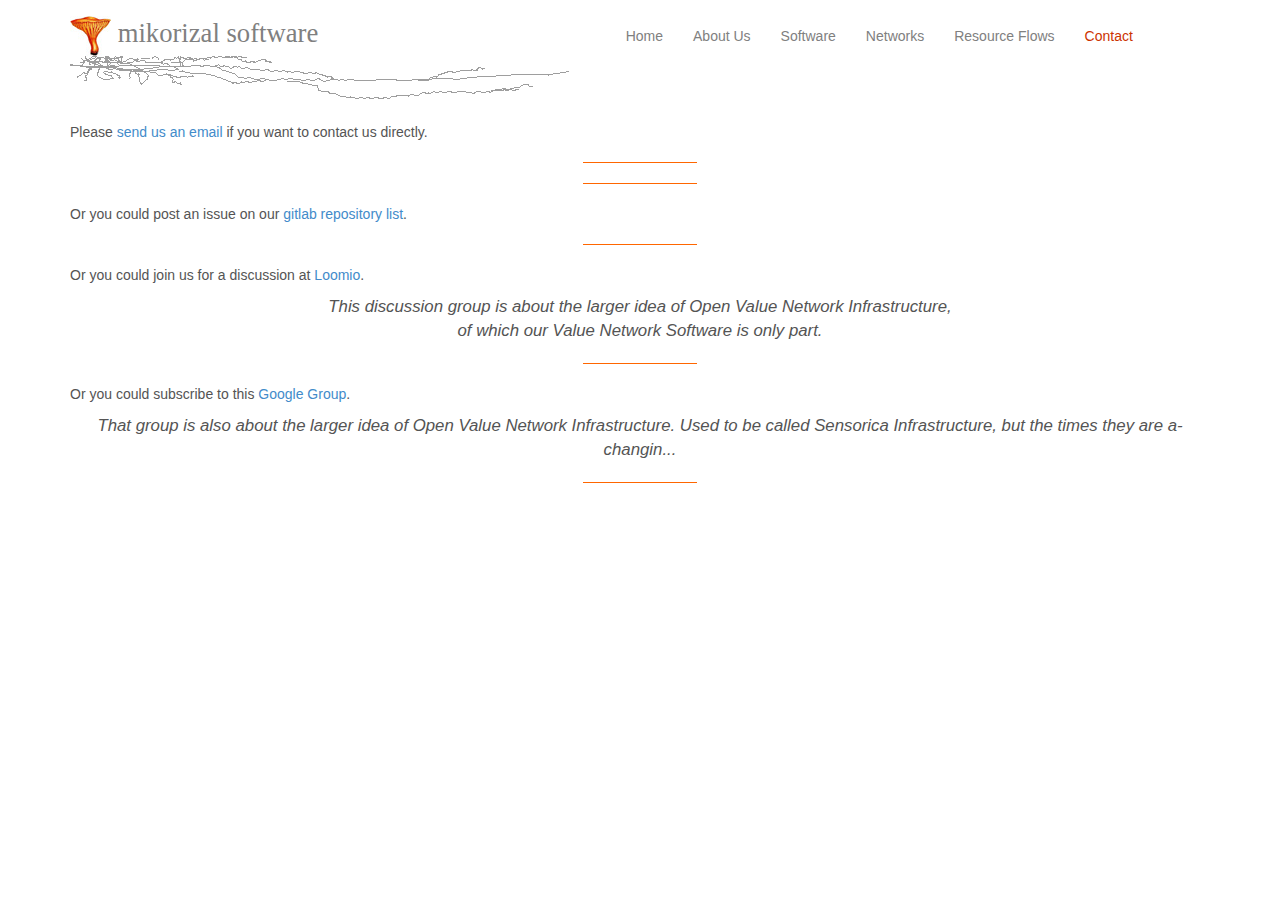
<file: contact.html>
<!DOCTYPE html>
<html lang="en">
  <head>
    <meta charset="utf-8">
    <meta http-equiv="X-UA-Compatible" content="IE=edge">
    <meta name="viewport" content="width=device-width, initial-scale=1">
    <link rel="shortcut icon" href="favicon.ico">
    <title>Mikorizal Software</title>
    <link href="css/bootstrap.min.css" rel="stylesheet">
    <link href="css/site.css" rel="stylesheet">
    <!-- HTML5 shim and Respond.js IE8 support of HTML5 elements and media queries -->
    <!--[if lt IE 9]>
      <script src="https://oss.maxcdn.com/libs/html5shiv/3.7.0/html5shiv.js"></script>
      <script src="https://oss.maxcdn.com/libs/respond.js/1.4.2/respond.min.js"></script>
    <![endif]-->
  </head>

  <body>

    <!-- Fixed navbar -->
    <div class="navbar" role="navigation">
      <div class="container">
      <!--<span id="forkongithub"><a href="https://github.com/valnet/valuenetwork" target="_blank">Fork me on GitHub</a></span>-->
        <div class="navbar-header">
          <button type="button" class="navbar-toggle" data-toggle="collapse" data-target=".navbar-collapse">
            <span class="sr-only">Toggle navigation</span>
            <span class="icon-bar"></span>
            <span class="icon-bar"></span>
            <span class="icon-bar"></span>
          </button>
          <a class="navbar-brand" href="index.html">
            <img src="mushy40.jpg" alt="Mushy the chanterelle mushroom" title="Mushy the chanterelle mushroom" />
            mikorizal software<br />
            <img src="myc.png">
          </a>
        </div>
        <div class="navbar-collapse collapse">
          <ul class="nav navbar-nav">
            <li><a href="index.html">Home</a></li>
            <li><a href="about.html">About Us</a></li>
            <li><a href="software.html">Software</a></li>
            <li><a href="groups.html">Networks</a></li>
            <li><a href="flows.html">Resource Flows</a></li>
            <li class="active"><a href="contact.html">Contact</a></li>
          </ul>
        </div><!--/.nav-collapse -->
      </div>
    </div>
 
    <div class="container main">
    
        <p class="contact">Please <a href="mailto:info@mikorizal.org">send us an email</a> 
        if you want to contact us directly.
        </p>
        <hr class="contact-line">
        <hr class="contact-line">
        <p class="contact">Or you could post an issue on our 
        <a href="https://lab.allmende.io/groups/valueflows/-/issues" target="_blank">gitlab repository list</a>.
        </p>
        <hr class="contact-line">
         <p class="contact">Or you could join us for a discussion at  <a href="https://www.loomio.org/g/vaw5zir1/mikorizal-software" target="_blank" >Loomio</a>.
        </p> 
        <p class="contact-sub">This discussion group is about the larger idea of Open Value Network Infrastructure, <br />of which our Value Network Software is only part.
        </p>
        <hr class="contact-line">
         <p class="contact">Or you could subscribe to this <a href="https://groups.google.com/forum/#!forum/ovnsinfrastructure" target="_blank" >Google Group</a>.
        </p> 
        <p class="contact-sub">That group is also about the larger idea of Open Value Network Infrastructure. Used to be called Sensorica Infrastructure, 
        but the times they are a-changin...
        </p>
        
        <hr class="contact-line">

    </div> 
 
    <!-- Bootstrap core JavaScript
    ================================================== -->
    <!-- Placed at the end of the document so the pages load faster -->
    <script src="https://ajax.googleapis.com/ajax/libs/jquery/1.11.0/jquery.min.js"></script>
    <script src="js/bootstrap.min.js"></script>
  </body>
</html>
</file>
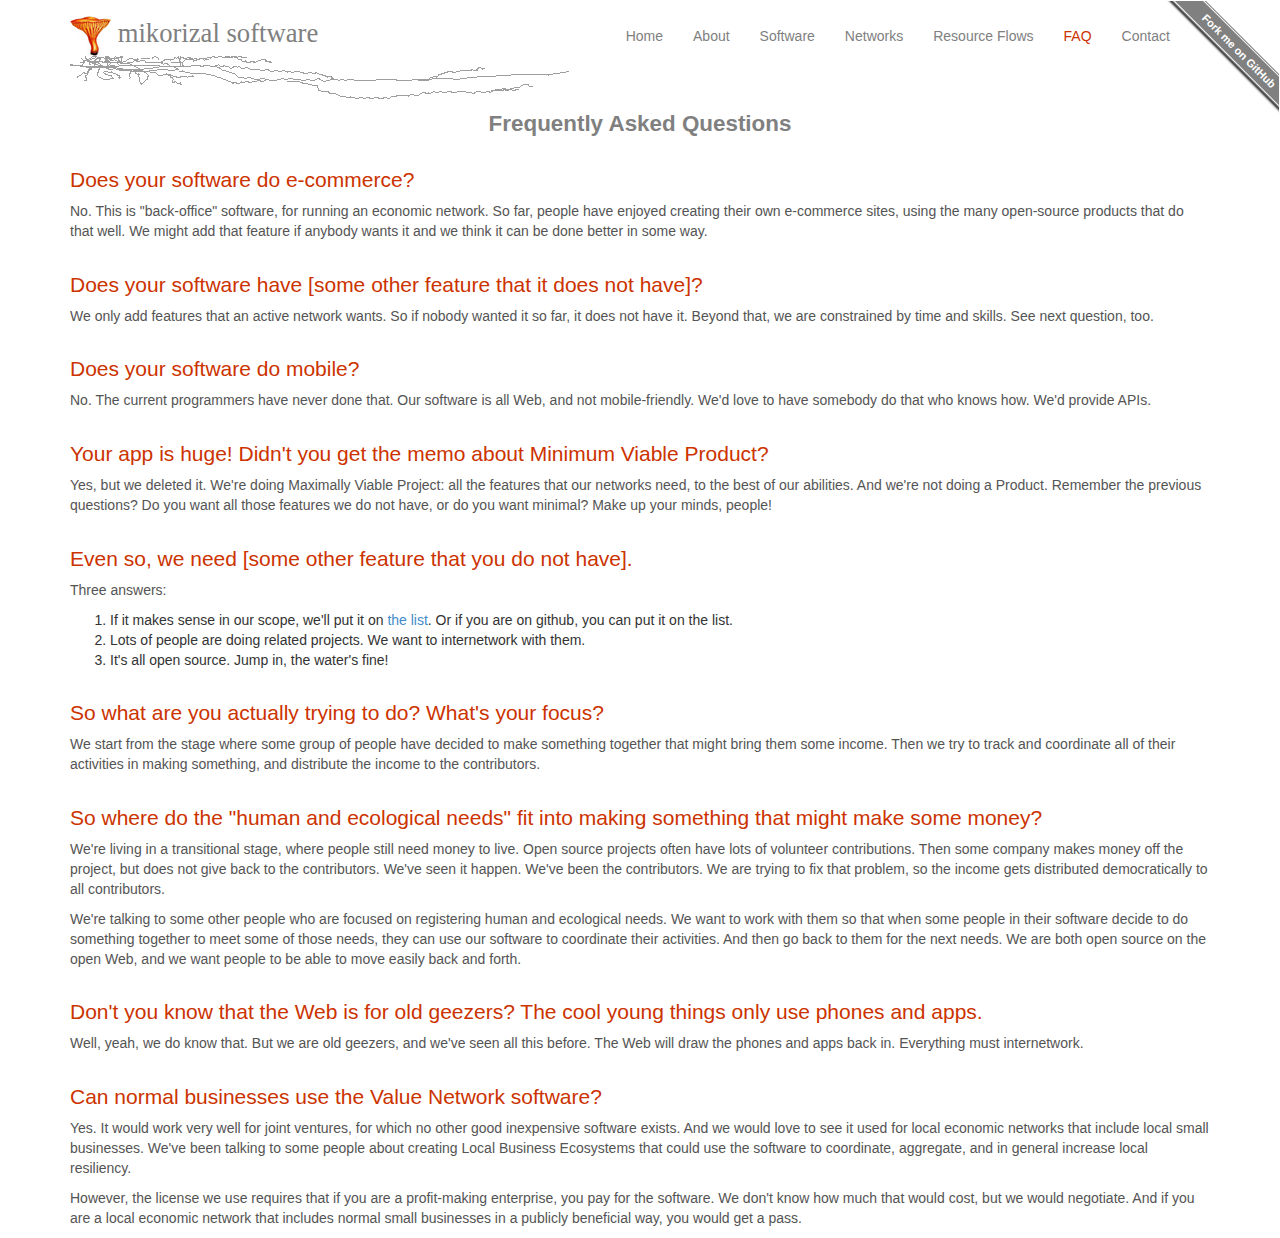
<file: faq.html>
<!DOCTYPE html>
<html lang="en">
  <head>
    <meta charset="utf-8">
    <meta http-equiv="X-UA-Compatible" content="IE=edge">
    <meta name="viewport" content="width=device-width, initial-scale=1">
    <link rel="shortcut icon" href="favicon.ico">
    <title>Mikorizal Software</title>
    <link href="css/bootstrap.min.css" rel="stylesheet">
    <link href="css/site.css" rel="stylesheet">
    <!-- HTML5 shim and Respond.js IE8 support of HTML5 elements and media queries -->
    <!--[if lt IE 9]>
      <script src="https://oss.maxcdn.com/libs/html5shiv/3.7.0/html5shiv.js"></script>
      <script src="https://oss.maxcdn.com/libs/respond.js/1.4.2/respond.min.js"></script>
    <![endif]-->
  </head>

  <body>

    <!-- Fixed navbar -->
    <div class="navbar" role="navigation">
      <div class="container">
      <span id="forkongithub"><a href="https://github.com/valnet/valuenetwork" target="_blank">Fork me on GitHub</a></span>
        <div class="navbar-header">
          <button type="button" class="navbar-toggle" data-toggle="collapse" data-target=".navbar-collapse">
            <span class="sr-only">Toggle navigation</span>
            <span class="icon-bar"></span>
            <span class="icon-bar"></span>
            <span class="icon-bar"></span>
          </button>
          <a class="navbar-brand" href="index.html">
            <img src="mushy40.jpg" alt="Mushy the chanterelle mushroom" title="Mushy the chanterelle mushroom" />
            mikorizal software<br />
            <img src="myc.png">
          </a>
        </div>
        <div class="navbar-collapse collapse">
          <ul class="nav navbar-nav">
            <li><a href="index.html">Home</a></li>
            <li><a href="about.html">About</a></li>
            <li><a href="software.html">Software</a></li>
            <li><a href="groups.html">Networks</a></li>
            <li><a href="flows.html">Resource Flows</a></li>
            <li class="active"><a href="faq.html">FAQ</a></li>
            <li><a href="contact.html">Contact</a></li>
          </ul>
        </div><!--/.nav-collapse -->
      </div>
    </div>
 
    <div class="container under-top">
        <h2 class="faq">Frequently Asked Questions</h2>
        <h4>Does your software do e-commerce?</h4>
        <p>
        No. This is "back-office" software, for running an economic network. So far, people have enjoyed creating their own e-commerce
        sites, using the many open-source products that do that well. We might add that feature if anybody wants it and we think it can be done 
        better in some way.  
        </p>

        <h4>Does your software have [some other feature that it does not have]?</h4>
        <p>
        We only add features that an active network wants. So if nobody wanted it so far, it does not have it. Beyond that, we are 
        constrained by time and skills. See next question, too.  
        </p>
        
        <h4>Does your software do mobile?</h4>
        <p>
        No. The current programmers have never done that. Our software is all Web, and not mobile-friendly. We'd love to have somebody do that 
        who knows how. We'd provide APIs.  
        </p>
        
        <h4>Your app is huge! Didn't you get the memo about Minimum Viable Product?</h4>
        <p>
        Yes, but we deleted it. We're doing Maximally Viable Project: all the features that our networks need, to the best of our abilities. 
        And we're not doing a Product. Remember the previous questions? Do you want all those features we do not have, or do you 
        want minimal? Make up your minds, people!
        </p>
        
        <h4>Even so, we need [some other feature that you do not have].</h4>
        <p>
        Three answers:  
        </p>
        <ol>
        <li>
        If it makes sense in our scope, we'll put it on 
        <a href="https://github.com/valnet/valuenetwork/issues?labels=&page=1&state=open" target="_blank">the list</a>. 
        Or if you are on github, you can put it on the list.
        </li>
        <li>
        Lots of people are doing related projects. We want to internetwork with them.
        </li>
        <li>
        It's all open source. Jump in, the water's fine!
        </li>
        </ol>
        
        <h4>So what are you actually trying to do? What's your focus?</h4>
        <p>
        We start from the stage where some group of people have decided to make something together that might bring them some income. 
        Then we try to track and coordinate all of their activities in making something, and distribute the income to the contributors.  
        </p>
        
        <h4>So where do the "human and ecological needs" fit into making something that might make some money?</h4>
        <p>
        We're living in a transitional stage, where people still need money to live. Open source projects often have lots of volunteer 
        contributions. Then some company makes money off the project, but does not give back to the contributors. We've seen it happen. 
        We've been the contributors. We are trying to fix that problem, so the income gets distributed democratically to all contributors.   
        </p>
        <p>
        We're talking to some other people who are 
        focused on registering human and ecological needs. We want to work with them 
        so that when some people in their software decide to do something together to meet some of those needs, 
        they can use our software to coordinate their activities. And then go back to them for the next needs. 
        We are both open source on the open Web, and we want people to be able to move easily back and forth. 
        </p>
        
        <h4>Don't you know that the Web is for old geezers? The cool young things only use phones and apps.</h4>
        <p>
        Well, yeah, we do know that. But we are old geezers, and we've seen all this before. The Web will draw the phones and apps back in. 
        Everything must internetwork.  
        </p>
        
        <h4>Can normal businesses use the Value Network software?</h4>
        <p>
        Yes. It would work very well for joint ventures, for which no other good inexpensive software exists. 
        And we would love to see it used for local economic networks that include local small businesses. 
        We've been talking to some people about creating Local Business Ecosystems that could use the software
        to coordinate, aggregate, and in general increase local resiliency.
        </p>
        <p>
        However, the license we use requires that if you are a profit-making enterprise, you pay for the software. 
        We don't know how much that would cost, but we would negotiate. And if you are a local economic network 
        that includes normal small businesses in a publicly beneficial way, you would get a pass. 
        </p>

        </div>
    </div> 

  </body>
</html>
</file>
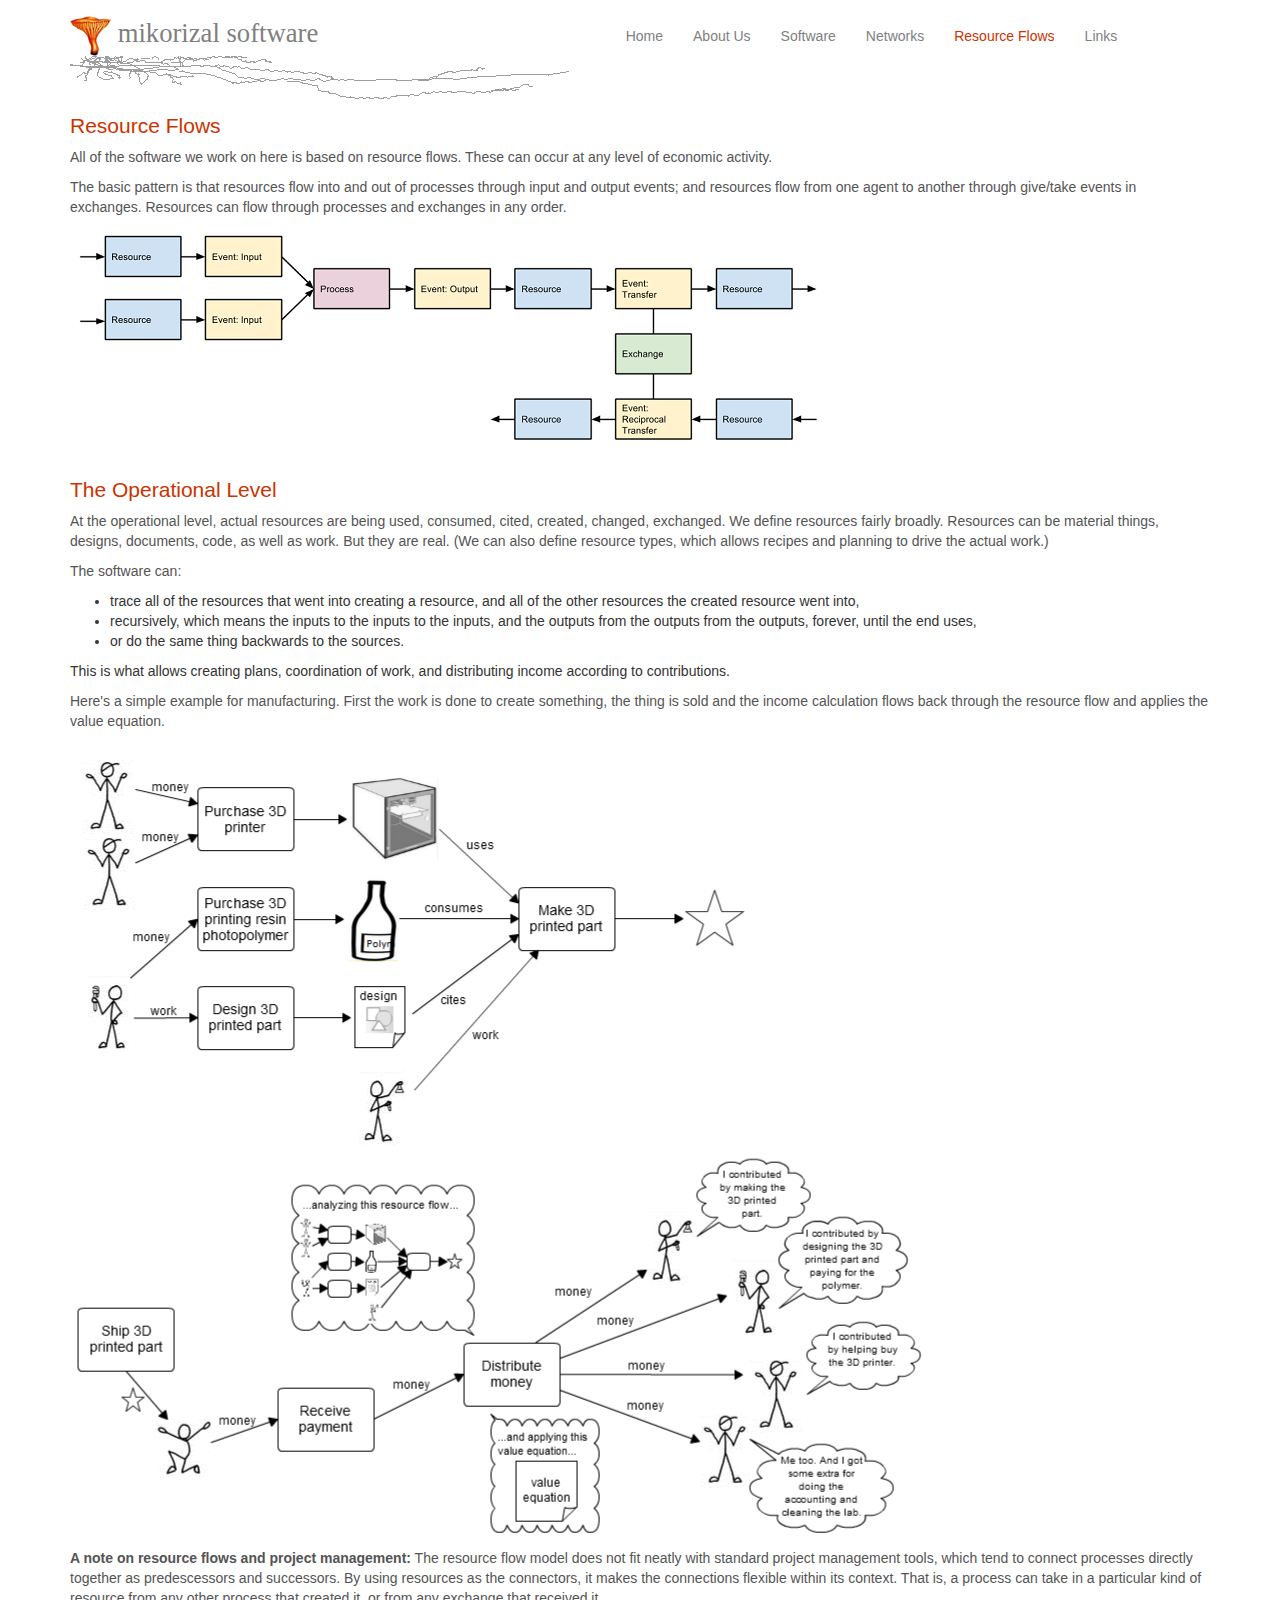
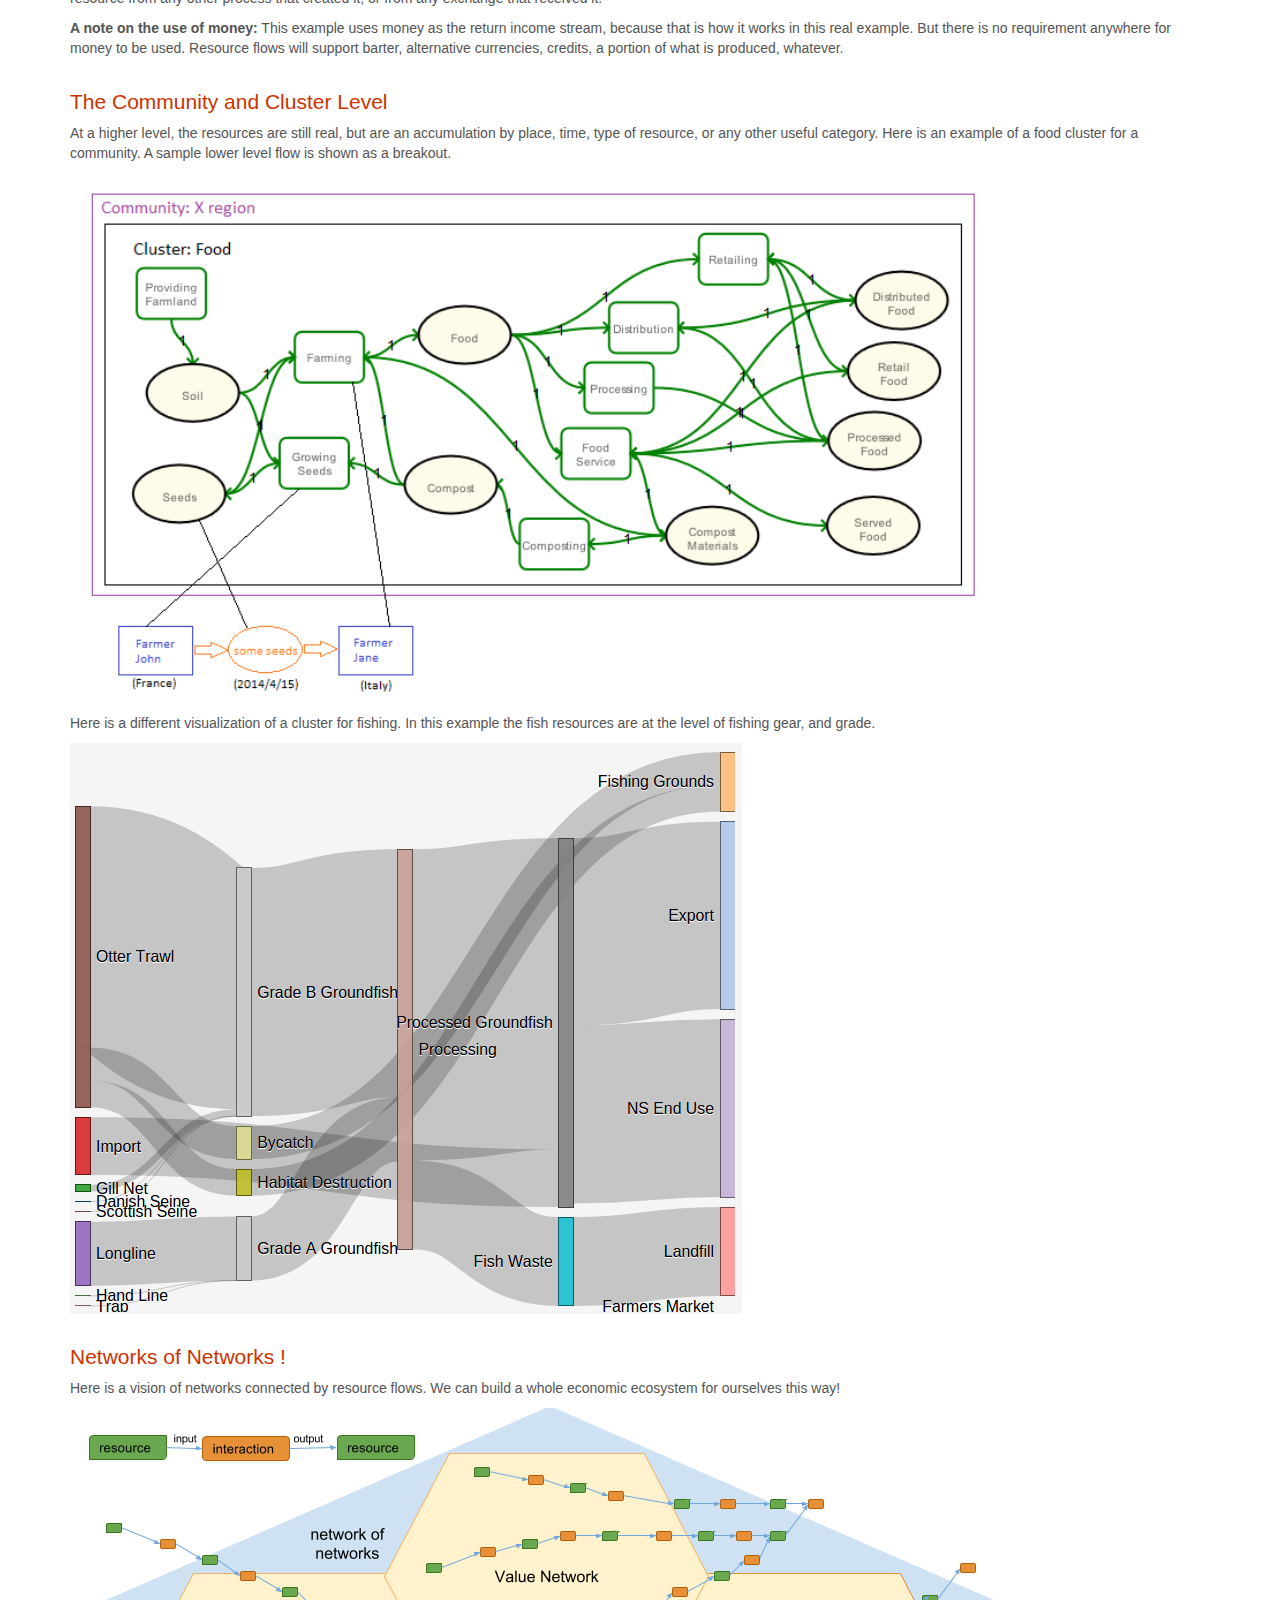
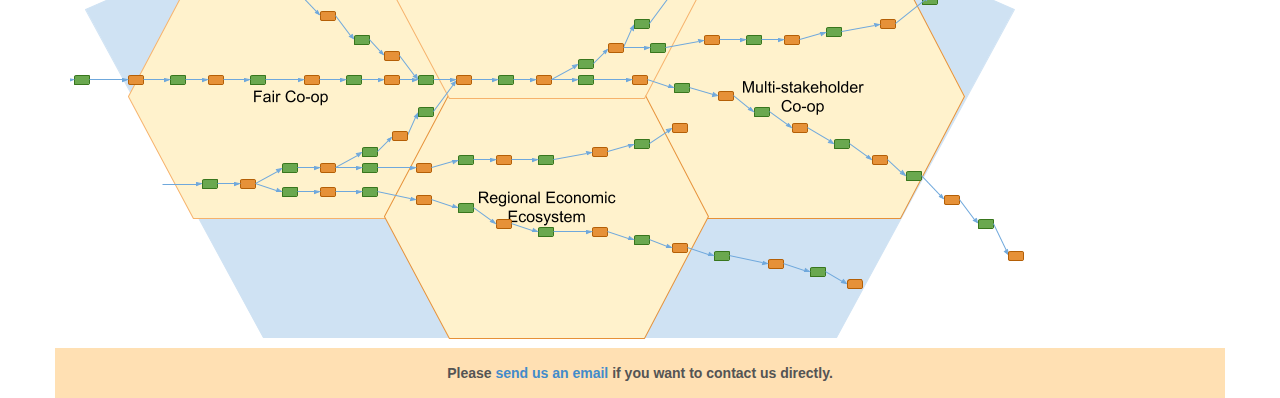
<file: flows.html>
<!DOCTYPE html>
<html lang="en">
  <head>
    <meta charset="utf-8">
    <meta http-equiv="X-UA-Compatible" content="IE=edge">
    <meta name="viewport" content="width=device-width, initial-scale=1">
    <link rel="shortcut icon" href="favicon.ico">
    <title>Mikorizal Software</title>
    <link href="css/bootstrap.min.css" rel="stylesheet">
    <link href="css/site.css" rel="stylesheet">
    <!-- HTML5 shim and Respond.js IE8 support of HTML5 elements and media queries -->
    <!--[if lt IE 9]>
      <script src="https://oss.maxcdn.com/libs/html5shiv/3.7.0/html5shiv.js"></script>
      <script src="https://oss.maxcdn.com/libs/respond.js/1.4.2/respond.min.js"></script>
    <![endif]-->   
  </head>

  <body>

    <!-- Fixed navbar -->
    <div class="navbar" role="navigation">
      <div class="container">
        <!--<span id="forkongithub"><a href="https://github.com/valnet/valuenetwork" target="_blank">Fork me on GitHub</a></span>-->
        <div class="navbar-header">
          <button type="button" class="navbar-toggle" data-toggle="collapse" data-target=".navbar-collapse">
            <span class="sr-only">Toggle navigation</span>
            <span class="icon-bar"></span>
            <span class="icon-bar"></span>
            <span class="icon-bar"></span>
          </button>
          <a class="navbar-brand" href="#">
            <img src="mushy40.jpg" alt="Mushy the chanterelle mushroom" title="Mushy the chanterelle mushroom" />
            mikorizal software<br />
            <img src="myc.png">
          </a>
        </div>
        <div class="navbar-collapse collapse">
          <ul class="nav navbar-nav">
            <li><a href="index.html">Home</a></li>
            <li><a href="about.html">About Us</a></li>
            <li><a href="software.html">Software</a></li>
            <li><a href="groups.html">Networks</a></li>
            <li class="active"><a href="flows.html">Resource Flows</a></li>
            <li><a href="links.html">Links</a></li>
          </ul>
        </div><!--/.nav-collapse -->
      </div>
    </div>
 
    <div class="container">
      <div class="row">
        <div class="col-md-12">
            <h4>Resource Flows</h4>
            <p>
            All of the software we work on here is based on resource flows.  
            These can occur at any level of economic activity.
            </p>
            <p>
            The basic pattern is that resources flow into and out of processes through input and output events; and resources flow
            from one agent to another through give/take events in exchanges. Resources can flow through processes and exchanges in
            any order.
            </p>
            <img src="images/process-exchange-simple.png" />
            <h4>The Operational Level</h4>
            <p>
            At the operational level, actual resources are being used, consumed, cited, created, changed, exchanged. 
            We define resources fairly broadly. Resources can be material things, designs, documents, code, as well as work.
            But they are real. (We can also define resource types, which allows recipes and planning to drive the actual work.)
            </p>
            <p>
            The software can:
            <ul>
                <li>trace all of the resources that went into creating a resource, and all of the other resources the created 
                resource went into,</li>
                <li>recursively, which means the inputs to the inputs to the inputs, and the outputs from the outputs
                from the outputs, forever, until the end uses,</li>
                <li>or do the same thing backwards to the sources.</li>
            </ul>
            This is what allows creating plans, coordination of work, and distributing income according to contributions.
            </p>
            <p>Here's a simple example for manufacturing.  First the work is done to create something, the thing is sold
            and the income calculation flows back through the resource flow and applies the value equation.</p>
            <img src="images/roundTrip1.png" />
            <img src="images/roundTrip2.png" />
            <p>
            <b>A note on resource flows and project management:</b> The resource flow model does not fit neatly with standard project
            management tools, which tend to connect processes directly together as predescessors and successors.  By using resources
            as the connectors, it makes the connections flexible within its context. That is, a process can take in a particular kind
            of resource from any other process that created it, or from any exchange that received it.
            </p>
            <p>
            <b>A note on the use of money:</b> This example uses money as the return income stream, because that is how it works in
            this real example.  But there is no requirement anywhere for money to be used.  Resource flows will support barter,
            alternative currencies, credits, a portion of what is produced, whatever.
            </p>
            <h4>The Community and Cluster Level</h4>
            <p>
            At a higher level, the resources are still real, but are an accumulation by place, time, type of resource, or any
            other useful category.  
            Here is an example of a food cluster for a community. A sample lower level flow is shown as a breakout.
            </p>
            <img src="images/locecon-flow.png" />
            <p>Here is a different visualization of a cluster for fishing. In this example the fish resources are at the level
            of fishing gear, and grade.
            </p>
            <img src="images/locecon.png" />
            <h4>Networks of Networks !</h4>
            <p>
            Here is a vision of networks connected by resource flows.  We can build a whole economic ecosystem for ourselves this way!
            </p>
            <img src="images/big-network.png" />

        </div>
      </div>
      <div class="clearfix"></div>

      <div class="row">
        <div class="col-md-12 contact-row">
            <p>Please <a href="mailto:info@mikorizal.org">send us an email</a> 
            if you want to contact us directly.
            </p>
        </div>
      <div>

    </div> 
 
  </body>
</html>
</file>
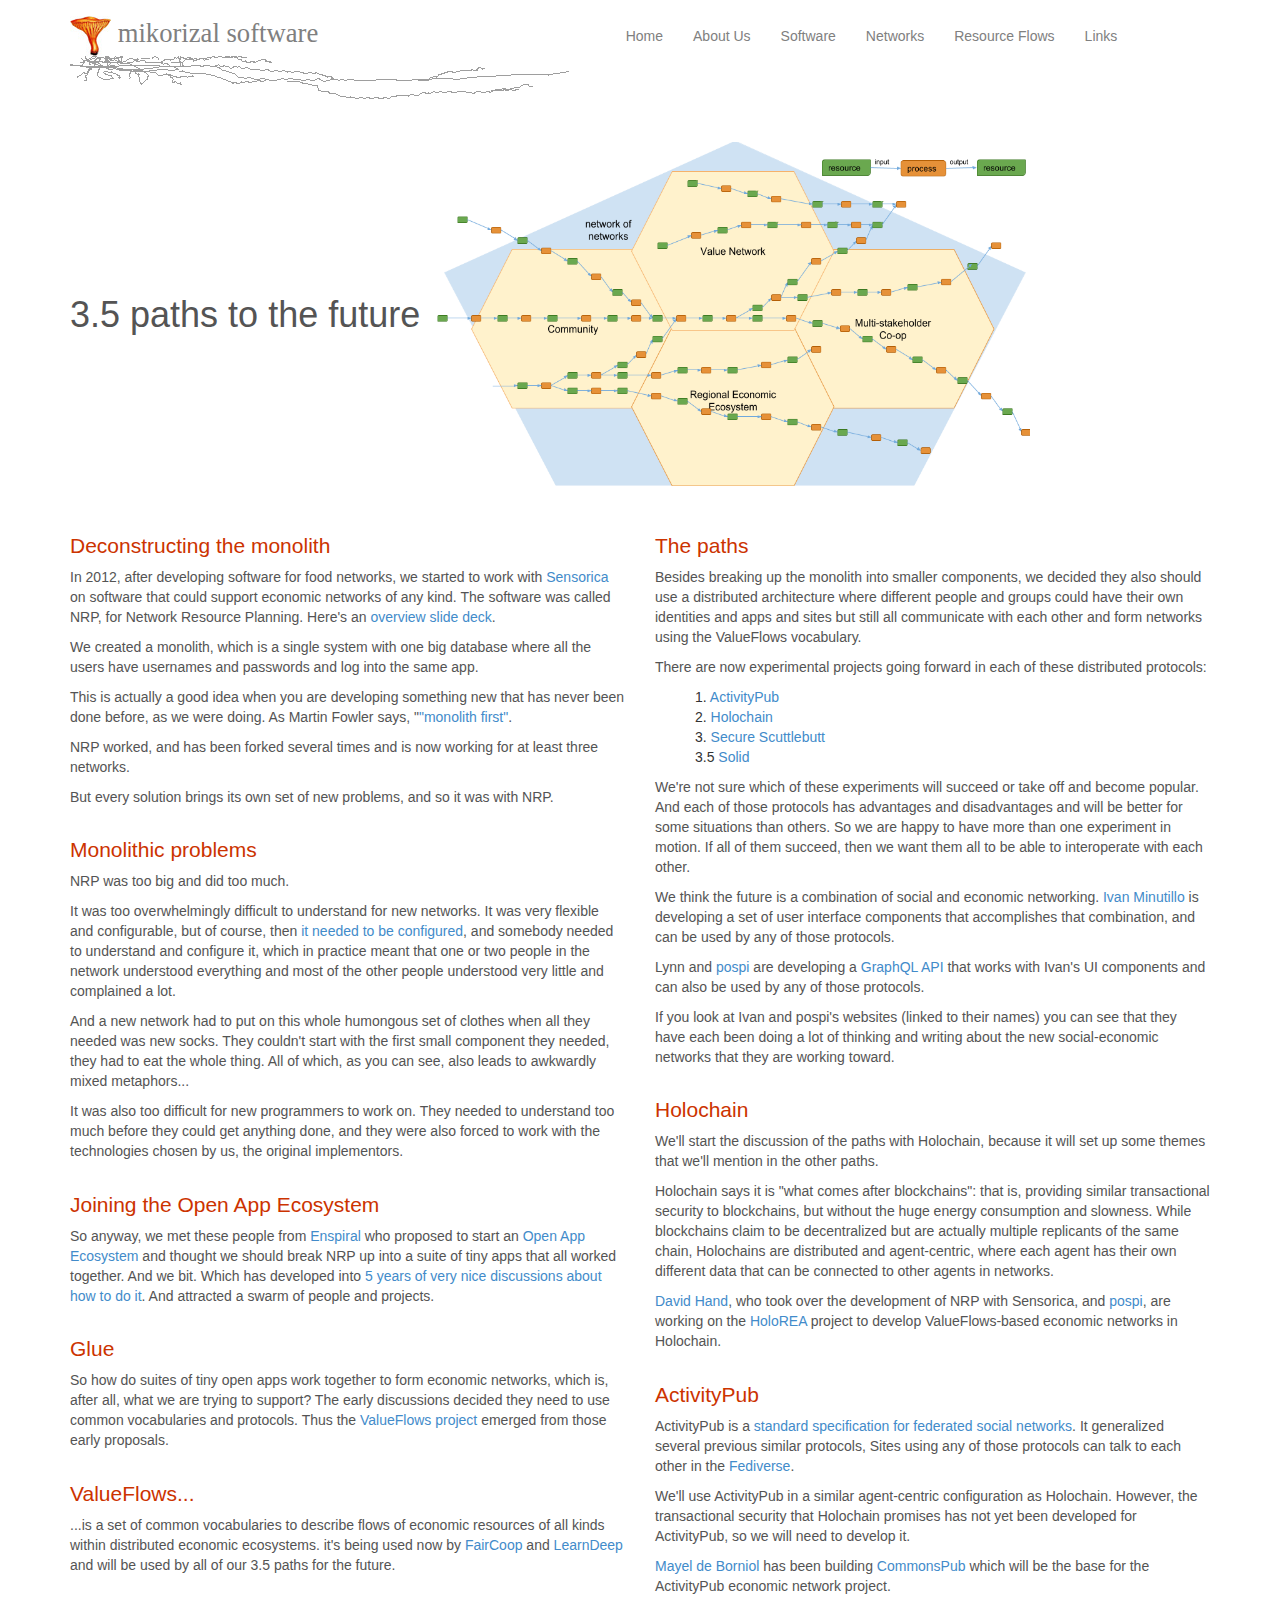
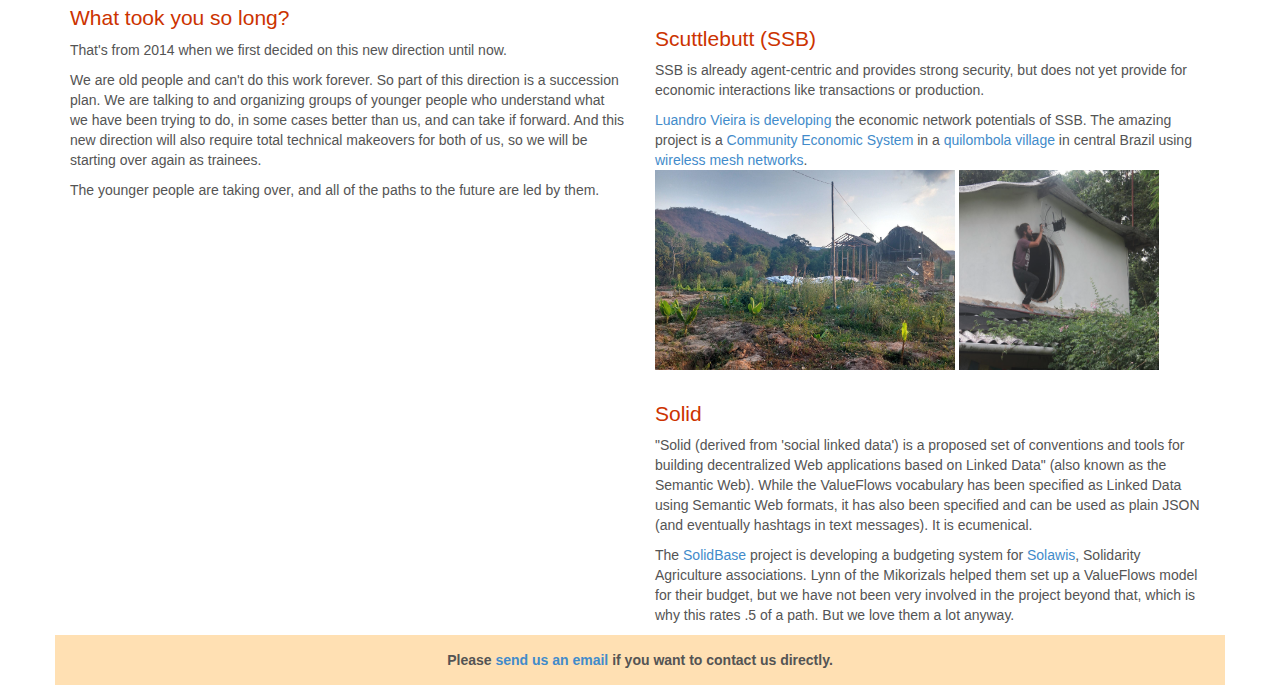
<file: futures.html>
<!DOCTYPE html>
<html lang="en">
  <head>
    <meta charset="utf-8">
    <meta http-equiv="X-UA-Compatible" content="IE=edge">
    <meta name="viewport" content="width=device-width, initial-scale=1">
    <link rel="shortcut icon" href="favicon.ico">
    <title>Paths to the Future</title>
    <link href="css/bootstrap.min.css" rel="stylesheet">
    <link href="css/site.css" rel="stylesheet">
    <!-- HTML5 shim and Respond.js IE8 support of HTML5 elements and media queries -->
    <!--[if lt IE 9]>
      <script src="https://oss.maxcdn.com/libs/html5shiv/3.7.0/html5shiv.js"></script>
      <script src="https://oss.maxcdn.com/libs/respond.js/1.4.2/respond.min.js"></script>
    <![endif]-->
  </head>

  <body>

    <!-- Fixed navbar -->
    <div class="navbar" role="navigation">
      <div class="container">
      <!--<span id="forkongithub"><a href="https://github.com/valnet/valuenetwork" target="_blank">Fork me on GitHub</a></span>-->
        <div class="navbar-header">
          <button type="button" class="navbar-toggle" data-toggle="collapse" data-target=".navbar-collapse">
            <span class="sr-only">Toggle navigation</span>
            <span class="icon-bar"></span>
            <span class="icon-bar"></span>
            <span class="icon-bar"></span>
          </button>
          <a class="navbar-brand" href="index.html">
            <img src="mushy40.jpg" alt="Mushy the chanterelle mushroom" title="Mushy the chanterelle mushroom" />
            mikorizal software<br />
            <img src="myc.png">
          </a>
        </div>
        <div class="navbar-collapse collapse">
          <ul class="nav navbar-nav">
            <li><a href="index.html">Home</a></li>
            <li><a href="about.html">About Us</a></li>
            <li><a href="software.html">Software</a></li>
            <li><a href="groups.html">Networks</a></li>
            <li><a href="flows.html">Resource Flows</a></li>
            <li><a href="links.html">Links</a></li>
          </ul>
        </div><!--/.nav-collapse -->
      </div>
    </div>
 
    <div class="container main">
        <h1>3.5 paths to the future <img src="images/network-of-networks.png" alt="Networks of Networks" title="Networks of Networks" height="350" width="600" /></h1>
      <div class="row">
        <div class="col-md-6">
            <h4>Deconstructing the monolith</h4>
                <p>In 2012, after developing software for food networks, we started to work with <a href="http://www.sensorica.co/">Sensorica</a> on software that could support economic networks of any kind. The software was called NRP, for Network Resource Planning. Here's an <a href="https://speakerdeck.com/mikorizal/1-nrp-overview">overview slide deck</a>.
                </p>
                <p>We created a monolith, which is a single system with one big database where all the users have usernames and passwords and log into the same app.
                </p>
                <p>This is actually a good idea when you are developing something new that has never been done before, as we were doing. As Martin Fowler says, "<a href="https://martinfowler.com/bliki/MonolithFirst.html">"monolith first"</a>.
                </p>
                <p>NRP worked, and has been forked several times and is now working for at least three networks.
                </p>
                <p>But every solution brings its own set of new problems, and so it was with NRP.
                </p>
            <h4>Monolithic problems</h4>
                <p>NRP was too big and did too much.
                </p>
                <p>It was too overwhelmingly difficult to understand for new networks. It was very flexible and configurable, but of course, then <a href"https://speakerdeck.com/mikorizal/configuring-nrp">it needed to be configured</a>, and somebody needed to understand and configure it, which in practice meant that one or two people in the network understood everything and most of the other people understood very little and complained a lot.
                </p>
                <p>And a new network had to put on this whole humongous set of clothes when all they needed was new socks. They couldn't start with the first small component they needed, they had to eat the whole thing. All of which, as you can see, also leads to awkwardly mixed metaphors...
                </p>
                <p>It was also too difficult for new programmers to work on. They needed to understand too much before they could get anything done, and they were also forced to work with the technologies chosen by us, the original implementors.
                </p>
            <h4>Joining the Open App Ecosystem</h4>
                <p>So anyway, we met these people from <a href="https://enspiral.com/">Enspiral</a> who proposed to start an <a href="https://github.com/open-app/core"</a>Open App Ecosystem</a> and thought we should break NRP up into a suite of tiny apps that all worked together. And we bit. Which has developed into <a href="https://www.loomio.org/g/exAKrBUp/open-app-ecosystem">5 years of very nice discussions about how to do it</a>. And attracted a swarm of people and projects.
                </p>
            <h4>Glue</h4>
                <p>So how do suites of tiny open apps work together to form economic networks, which is, after all, what we are trying to support? The early discussions decided they need to use common vocabularies and protocols. Thus the <a href="https://valueflo.ws/">ValueFlows project</a> emerged from those early proposals.
                </p>
            <h4>ValueFlows...</h4>
                <p>...is a set of common vocabularies to describe flows of economic resources of all kinds within distributed economic ecosystems. it's being used now by <a href="https://fair.coop/">FairCoop</a> and <a href="https://learndeep.org/">LearnDeep</a> and will be used by all of our 3.5 paths for the future.
            <h4>What took you so long?</h4>
                <p>That's from 2014 when we first decided on this new direction until now.</p>
                <p>We are old people and can't do this work forever. So part of this direction is a succession plan. We are talking to and organizing groups of younger people who understand what we have been trying to do, in some cases better than us, and can take if forward. And this new direction will also require total technical makeovers for both of us, so we will be starting over again as trainees. 
                </p>
                <p>The younger people are taking over, and all of the paths to the future are led by them.</p>
                
                
        </div>
        <div class="col-md-6">
            <h4>The paths</h4>
                <p>Besides breaking up the monolith into smaller components, we decided they also should use a distributed architecture where different people and groups could have their own identities and apps and sites but still all communicate with each other and form networks using the ValueFlows vocabulary.
                </p>
                <p>There are now experimental projects going forward in each of these distributed protocols:</p>
                <ul style="list-style: none;">
                    <li>1. <a href="http://activitypub.rocks/">ActivityPub</a></li>
                    <li>2. <a href="https://holochain.org/">Holochain</a></li>
                    <li>3. <a href="https://www.scuttlebutt.nz/">Secure Scuttlebutt</a></li>
                    <li>3.5 <a href="https://github.com/solid/solid">Solid</a></li>
                </ul>
                <p>We're not sure which of these experiments will succeed or take off and become popular. And each of those protocols has advantages and disadvantages and will be better for some situations than others. So we are happy to have more than one experiment in motion. If all of them succeed, then we want them all to be able to interoperate with each other.
                </p>
                <p>We think the future is a combination of social and economic networking. <a href="https://ivanminutillo.com/">Ivan Minutillo</a> is developing a set of user interface components that accomplishes that combination, and can be used by any of those protocols.
                </p>
                <p>Lynn and <a href="http://pospi.spadgos.com/">pospi</a> are developing a <a href="https://github.com/valueflows/vf-graphql">GraphQL API</a> that works with Ivan's UI components and can also be used by any of those protocols.
                </p>
                <p>If you look at Ivan and pospi's websites (linked to their names) you can see that they have each been doing a lot of thinking and writing about the new social-economic networks that they are working toward.
                </p>
            <h4>Holochain</h4>
                <p>We'll start the discussion of the paths with Holochain, because it will set up some themes that we'll mention in the other paths.
                </p>
                <p>Holochain says it is "what comes after blockchains": that is, providing similar transactional security to blockchains, but without the huge energy consumption and slowness. While blockchains claim to be decentralized but are actually multiple replicants of the same chain, Holochains are distributed and agent-centric, where each agent has their own different data that can be connected to other agents in networks.</p>
                <p><a href="https://github.com/sqykly">David Hand</a>, who took over the development of NRP with Sensorica, and <a href="http://pospi.spadgos.com/">pospi</a>, are working on the <a href="https://github.com/Holo-REA/">HoloREA</a> project to develop ValueFlows-based economic networks in Holochain.
                </p>
            <h4>ActivityPub</h4>
                <p>ActivityPub is a <a href="https://www.w3.org/TR/activitypub/">standard specification for federated social networks</a>. It generalized several previous similar protocols, Sites using any of those protocols can talk to each other in the <a href="https://fediverse.party/">Fediverse</a>.
                </p>
                <p>We'll use ActivityPub in a similar agent-centric configuration as Holochain. However, the transactional security that Holochain promises has not yet been developed for ActivityPub, so we will need to develop it.
                </p>
                <p><a href="https://mayel.space/">Mayel de Borniol</a> has been building <a href="https://commonspub.org/">CommonsPub</a> which will be the base for the ActivityPub economic network project.
                </p>
            <h4>Scuttlebutt (SSB)</h4>
                <p>SSB is already agent-centric and provides strong security, but does not yet provide for economic interactions like transactions or production.</p>
                <p><a href="https://github.com/open-app">Luandro Vieira is developing</a> the economic network potentials of SSB. The amazing project is </a> a <a href="https://www.loomio.org/d/KEcf2u84/experimentation-with-open-app-ecosystem">Community Economic System</a> in a <a href="https://en.wikipedia.org/wiki/Quilombola">quilombola village</a> in central Brazil using <a href="https://en.wikipedia.org/wiki/Wireless_mesh_network">wireless mesh networks</a>.</br>
                <img src="images/moinho1.jpg" alt="Moinho Brazil" title="Moinho Brazil" height="200" width="300" />
                <img src="images/moinho2.png" alt="Moinho Mesh" title="Moinho Mesh" height="200" width="200" />
                <p>
            <h4>Solid</h4>
                <p>"Solid (derived from 'social linked data') is a proposed set of conventions and tools for building decentralized Web applications based on Linked Data" (also known as the Semantic Web). While the ValueFlows vocabulary has been specified as Linked Data using Semantic Web formats, it has also been specified and can be used as plain JSON (and eventually hashtags in text messages). It is ecumenical.</p>
                <p>The <a href="https://app.solidbase.info/">SolidBase</a> project is developing a budgeting system for <a href="https://solawi-marburg.de/inhalte/was-ist-solawi">Solawis</a>, Solidarity Agriculture associations. Lynn of the Mikorizals helped them set up a ValueFlows model for their budget, but we have not been very involved in the project beyond that, which is why this rates .5 of a path. But we love them a lot anyway.
                </p>

        </div>
      </div>

      <div class="row">
        <div class="col-md-12 contact-row">
            <p>Please <a href="mailto:info@mikorizal.org">send us an email</a> 
            if you want to contact us directly.
            </p>
        </div>
      <div>

    </div> 

  </body>
</html>
</file>
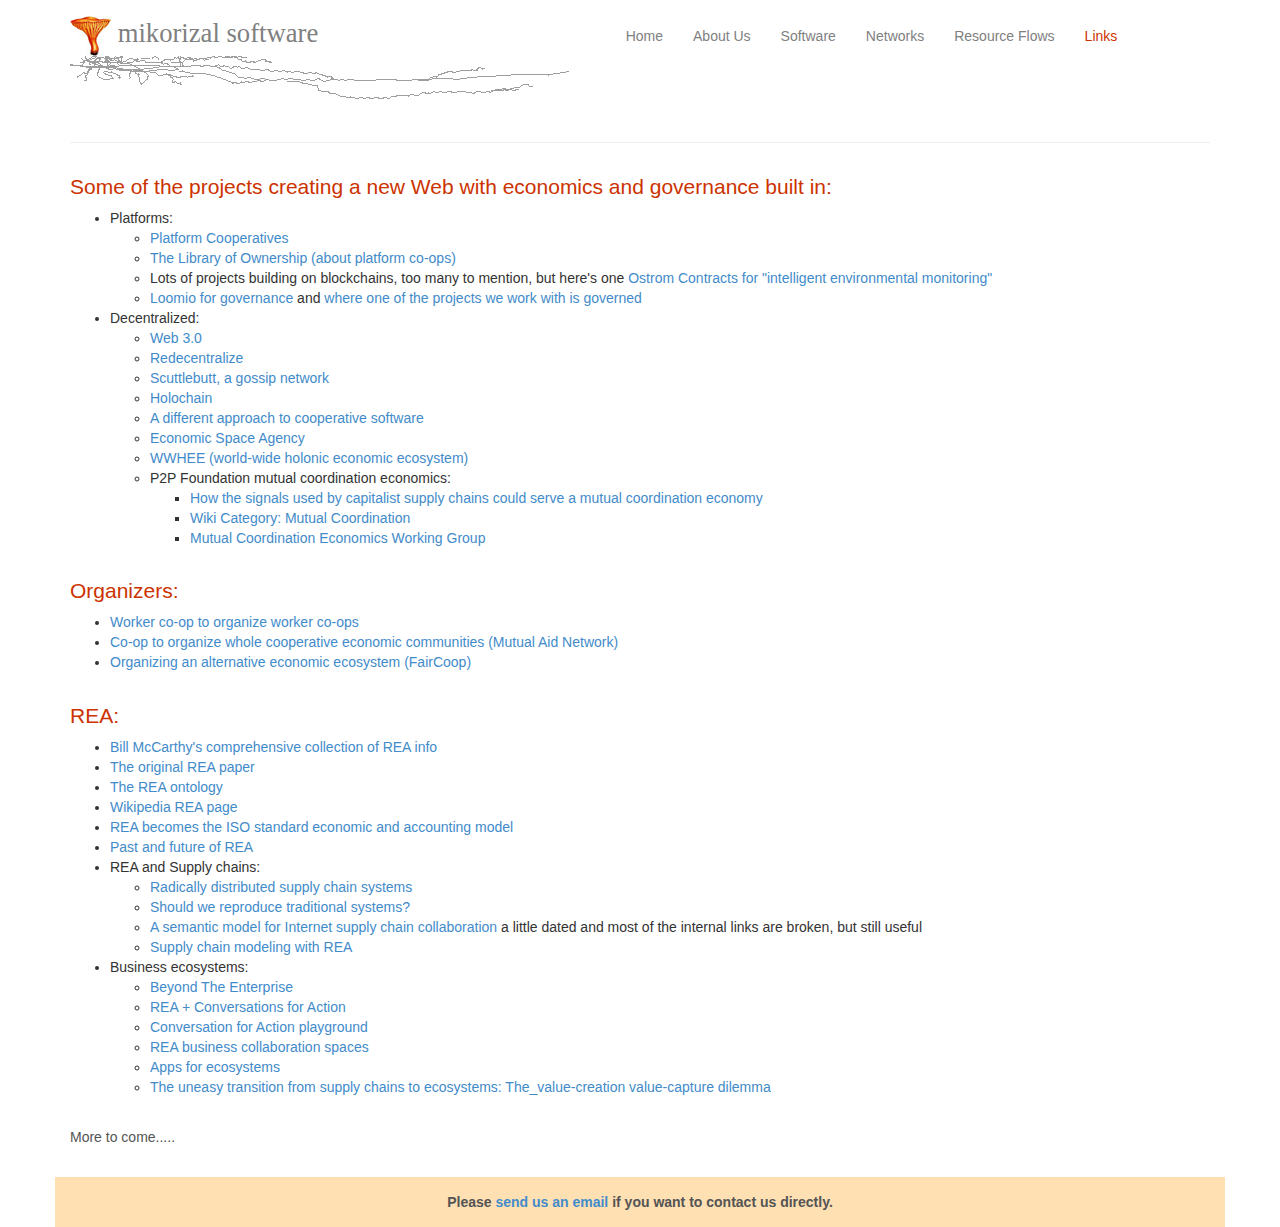
<file: links.html>
<!DOCTYPE html>
<html lang="en">
  <head>
    <meta charset="utf-8">
    <meta http-equiv="X-UA-Compatible" content="IE=edge">
    <meta name="viewport" content="width=device-width, initial-scale=1">
    <link rel="shortcut icon" href="favicon.ico">
    <title>Mikorizal Software</title>
    <link href="css/bootstrap.min.css" rel="stylesheet">
    <link href="css/site.css" rel="stylesheet">
    <!-- HTML5 shim and Respond.js IE8 support of HTML5 elements and media queries -->
    <!--[if lt IE 9]>
      <script src="https://oss.maxcdn.com/libs/html5shiv/3.7.0/html5shiv.js"></script>
      <script src="https://oss.maxcdn.com/libs/respond.js/1.4.2/respond.min.js"></script>
    <![endif]-->
  </head>

  <body>

    <!-- Fixed navbar -->
    <div class="navbar" role="navigation">
      <div class="container">
      <!--<span id="forkongithub"><a href="https://github.com/valnet/valuenetwork" target="_blank">Fork me on GitHub</a></span>-->
        <div class="navbar-header">
          <button type="button" class="navbar-toggle" data-toggle="collapse" data-target=".navbar-collapse">
            <span class="sr-only">Toggle navigation</span>
            <span class="icon-bar"></span>
            <span class="icon-bar"></span>
            <span class="icon-bar"></span>
          </button>
          <a class="navbar-brand" href="index.html">
            <img src="mushy40.jpg" alt="Mushy the chanterelle mushroom" title="Mushy the chanterelle mushroom" />
            mikorizal software<br />
            <img src="myc.png">
          </a>
        </div>
        <div class="navbar-collapse collapse">
          <ul class="nav navbar-nav">
            <li><a href="index.html">Home</a></li>
            <li><a href="about.html">About Us</a></li>
            <li><a href="software.html">Software</a></li>
            <li><a href="groups.html">Networks</a></li>
            <li><a href="flows.html">Resource Flows</a></li>
            <li class="active"><a href="links.html">Links</a></li>
          </ul>
        </div><!--/.nav-collapse -->
      </div>
    </div>
 
    <div class="container main">
      <div class="row">
        <div class="col-md-12">


<hr />

<h4>Some of the projects creating a new Web with economics and governance built in:<br></h4>

<ul>
    <li>Platforms:</li>
    <ul>
        <li><a href="https://platform.coop/" target="_blank">Platform Cooperatives</a></li>
        <li><a href="https://ioo.coop/library/" target="_blank">The Library of Ownership (about platform co-ops)</a></li>
        <li>Lots of projects building on blockchains, too many to mention, but here's one <a href="https://wiki.p2pfoundation.net/Ostrom_Contracts" target="_blank">Ostrom Contracts for "intelligent environmental monitoring"</a></li>
        <li><a href="https://www.loomio.org/" target="_blank">Loomio for governance</a> and <a href="https://www.loomio.org/g/exAKrBUp/open-app-ecosystem" target="_blank">where one of the projects we work with is governed</a></li>
    </ul>
    <li>Decentralized:</li>
    <ul>
        <li><a href="https://makeworld-the-better-one.github.io/web3/" target="_blank">Web 3.0</a></li>
        <li><a href="https://redecentralize.org/" target="_blank">Redecentralize</a></li>
        <li><a href="https://www.scuttlebutt.nz/" target="_blank">Scuttlebutt, a gossip network</a></li>
        <li><a href="https://holochain.org/" target="_blank">Holochain</a></li>
        <li><a href="http://matslats.net/protocol-cooperativism-platform-cooperativism" target="_blank">A different approach to cooperative software</a></li>
        <li><a href="http://wiki.p2pfoundation.net/Economic_Space_Agency" target="_blank">Economic Space Agency</a></li>
        <li><a href="https://github.com/valueflows/valueflows/issues/82" target="_blank">WWHEE (world-wide holonic economic ecosystem)</a></li>
        <li>P2P Foundation mutual coordination economics:</li>
        <ul>
            <li><a target="_blank" href="https://blog.p2pfoundation.net/how-the-signals-used-by-capitalist-supply-chains-could-serve-a-mutual-coordination-economy/2016/02/10">How the signals used by capitalist supply chains could serve a mutual coordination economy</a></li>
            <li><a target="_blank" href="https://wiki.p2pfoundation.net/Category:Mutual_Coordination">Wiki Category: Mutual Coordination</a></li>
            <li><a target="_blank" href="https://wiki.p2pfoundation.net/Mutual_Coordination_Economics_Working_Group">Mutual Coordination Economics Working Group</a></li>
        </ul>

    </ul>
</ul>


<h4>Organizers:</h4>
<ul>
    <li><a href="http://aorta.coop/" target="_blank">Worker co-op to organize worker co-ops</a></li>
    <li><a href="http://www.mutualaidnetwork.org/" target="_blank">Co-op to organize whole cooperative economic communities (Mutual Aid Network)</a>​​​​​​​</li>
    <li><a href="https://fair.coop/en" target="_blank">Organizing an alternative economic ecosystem (FairCoop)</a>​​​​​​​</li>
</ul>

<!--<h3>Some of the other projects we mentioned:</h3>-->

<h4>REA:</h4>

<ul>
    <li><a target="_blank" href="https://msu.edu/user/mccarth4/">Bill McCarthy's comprehensive collection of REA info</a></li>
    <li><a target="_blank" href="http://www.msu.edu/user/mccarth4/McCarthy.pdf">The original REA paper</a></li>
    <li><a target="_blank" href="http://www.msu.edu/user/mccarth4/Alabama.pdf">The REA ontology</a></li>
    <li><a target="_blank" href="https://en.wikipedia.org/wiki/Resources,_events,_agents_(accounting_model)">Wikipedia REA page</a></li>
    <li><a target="_blank" href="https://msu.edu/user/mccarth4/15944-4.doc">REA becomes the ISO standard economic and accounting model</a>
    <li><a target="_blank" href="https://msu.edu/user/mccarth4/DUNN&amp;MC.htm">Past and future of REA</a></li>


    <li>REA and Supply chains:</li>
    <ul>
        <li><a target="_blank" href="http://www.jeffsutherland.org/oopsla97/haugen.html">Radically distributed supply chain systems</a></li>
        <li><a target="_blank" href="http://www.jeffsutherland.org/oopsla98/">Should we reproduce traditional systems? </a></li>
        <li><a target="_blank" href="http://www.jeffsutherland.org/oopsla2000/mccarthy/mccarthy.htm">A semantic model for Internet supply chain collaboration</a> a little dated and most of the internal links are broken, but still useful</li>
        <li><a target="_blank" href="https://www.slideshare.net/Demetrius_Gallitzin/Hessellund05a">Supply chain modeling with REA</a></li>
    </ul>

    <li>Business ecosystems:</li>
    <ul>
        <li><a target="_blank" href="http://mikorizal.org/BeyondTheEnterprise.html">Beyond The Enterprise</a></li>
        <li><a target="_blank" href="http://www.itu.dk/people/kasper/REA2004/pospapers/PrasadJayaweera.pdf">REA + Conversations for Action</a></li>
        <li><a target="_blank" href="http://conversationsforaction.com/cfa-playground">Conversation for Action playground</a></li>
        <li><a target="_blank" href="http://www.loa.istc.cnr.it/vmbo2016/wp-content/uploads/2016/02/VMBO2016_paper_3.pdf">REA business collaboration spaces</a></li> 
        <li><a target="_blank" href="https://monax.io/learn/ecosystem_applications/">Apps for ecosystems</a></li>
        <li>
        <a target="_blank" href="https://www.academia.edu/10252910/The_uneasy_transition_from_supply_chains_to_ecosystems_The_value-creation_value-capture_dilemma">The uneasy transition from supply chains to ecosystems: The_value-creation value-capture dilemma</a></li>
    </ul>
</ul>

<br>
<p>More to come.....</p>
<br>
<!--
All of these:<br>

<a target="_blank" href="https://github.com/valnet/valuenetwork/wiki/Differences-between-ERP-and-NRP" data-cke-saved-href="https://github.com/valnet/valuenetwork/wiki/Differences-between-ERP-and-NRP">https://github.com/valnet/valuenetwork/wiki/Differences-between-ERP-and-NRP</a><br>
probly everything in&nbsp;<a target="_blank" href="https://github.com/valnet/valuenetwork/wiki" data-cke-saved-href="https://github.com/valnet/valuenetwork/wiki">https://github.com/valnet/valuenetwork/wiki</a><br>
<br>

<br>



<p>Google docs:<br>
Accounting systems of the future:<br>
<a target="_blank" href="https://drive.google.com/file/d/0BxlqOeaPnXHfd2oyTmlncjYxRGs/view?usp=sharing" data-cke-saved-href="https://drive.google.com/file/d/0BxlqOeaPnXHfd2oyTmlncjYxRGs/view?usp=sharing">https://drive.google.com/file/d/0BxlqOeaPnXHfd2oyTmlncjYxRGs/view?usp=sharing</a><br>McCarthy on OVNs:<br>
<a target="_blank" href="https://drive.google.com/file/d/0BxlqOeaPnXHfTkpPRlFNbzcxR0k/view?usp=sharing" data-cke-saved-href="https://drive.google.com/file/d/0BxlqOeaPnXHfTkpPRlFNbzcxR0k/view?usp=sharing">https://drive.google.com/file/d/0BxlqOeaPnXHfTkpPRlFNbzcxR0k/view?usp=sharing</a><br>Software for a different economic system:<br>
<a target="_blank" href="https://docs.google.com/document/d/1q6hEpH75Q0VkkCIFUAJhXejrBZqD_j6-gFhkmKNROMQ/edit?usp=sharing" data-cke-saved-href="https://docs.google.com/document/d/1q6hEpH75Q0VkkCIFUAJhXejrBZqD_j6-gFhkmKNROMQ/edit?usp=sharing">https://docs.google.com/document/d/1q6hEpH75Q0VkkCIFUAJhXejrBZqD_j6-gFhkmKNROMQ/edit?usp=sharing</a><br>
Minimal bottom-up economic system:<br>
<a target="_blank" href="https://docs.google.com/document/d/1fNcmyzol72FctBbF3Nh8gLoRj6UbL9CnqLM2F7iuF2o/edit?usp=sharing" data-cke-saved-href="https://docs.google.com/document/d/1fNcmyzol72FctBbF3Nh8gLoRj6UbL9CnqLM2F7iuF2o/edit?usp=sharing">https://docs.google.com/document/d/1fNcmyzol72FctBbF3Nh8gLoRj6UbL9CnqLM2F7iuF2o/edit?usp=sharing</a><br>
REA to Odum and back:<br>
<a target="_blank" href="https://docs.google.com/document/d/1Nyzx2WcrWH4nK2EG_T3a8dbv0EikWnmgBiYlEoGDXAQ/edit?usp=sharing3d" data-cke-saved-href="https://docs.google.com/document/d/1Nyzx2WcrWH4nK2EG_T3a8dbv0EikWnmgBiYlEoGDXAQ/edit?usp=sharing3d">https://docs.google.com/document/d/1Nyzx2WcrWH4nK2EG_T3a8dbv0EikWnmgBiYlEoGDXAQ/edit?usp=sharing<br>
3d</a>&nbsp;round trip:<br>
<a target="_blank" href="https://docs.google.com/presentation/d/1aYSwHlz5FASAmFvBE9Z4dfOdHWKJCM5s1VZEGI0Dbn0/edit?usp=sharing" data-cke-saved-href="https://docs.google.com/presentation/d/1aYSwHlz5FASAmFvBE9Z4dfOdHWKJCM5s1VZEGI0Dbn0/edit?usp=sharing">https://docs.google.com/presentation/d/1aYSwHlz5FASAmFvBE9Z4dfOdHWKJCM5s1VZEGI0Dbn0/edit?usp=sharing</a><br>
Everything is connected:<br>
<a target="_blank" href="https://docs.google.com/presentation/d/1cMDVLAfV6JLBZA-0kHmKcAWfsm68AL6mPQMvrVKGyVA/edit?usp=sharing" data-cke-saved-href="https://docs.google.com/presentation/d/1cMDVLAfV6JLBZA-0kHmKcAWfsm68AL6mPQMvrVKGyVA/edit?usp=sharing">https://docs.google.com/presentation/d/1cMDVLAfV6JLBZA-0kHmKcAWfsm68AL6mPQMvrVKGyVA/edit?usp=sharing</a><br>
VIsual language experiiments:<br>
<a target="_blank" href="https://docs.google.com/presentation/d/1N81Q0uDjA7OMEZTLNig6O-MLuWHgb5TL0IxPZ2U8qDU/edit?usp=sharing" data-cke-saved-href="https://docs.google.com/presentation/d/1N81Q0uDjA7OMEZTLNig6O-MLuWHgb5TL0IxPZ2U8qDU/edit?usp=sharing">https://docs.google.com/presentation/d/1N81Q0uDjA7OMEZTLNig6O-MLuWHgb5TL0IxPZ2U8qDU/edit?usp=sharing</a><br>
<br>
Locecon:<br>
<a target="_blank" href="http://locecon.org/" data-cke-saved-href="http://locecon.org/">http://locecon.org/</a><br>
Locecon model:<br>
<a target="_blank" href="https://docs.google.com/drawings/d/1Sua28F0zNnAZJzX0lOipKjFoZfh8Hf7JPYTU1d8Hbdc/edit?usp=sharing" data-cke-saved-href="https://docs.google.com/drawings/d/1Sua28F0zNnAZJzX0lOipKjFoZfh8Hf7JPYTU1d8Hbdc/edit?usp=sharing">https://docs.google.com/drawings/d/1Sua28F0zNnAZJzX0lOipKjFoZfh8Hf7JPYTU1d8Hbdc/edit?usp=sharing</a><br>
Locecon vs Transformap:<br>
<a target="_blank" href="https://docs.google.com/document/d/1CWaMM76bM4re_TabCyHQOLkqYbP8QxO2ZP3fn4CJOF4/edit?usp=sharing" data-cke-saved-href="https://docs.google.com/document/d/1CWaMM76bM4re_TabCyHQOLkqYbP8QxO2ZP3fn4CJOF4/edit?usp=sharing">https://docs.google.com/document/d/1CWaMM76bM4re_TabCyHQOLkqYbP8QxO2ZP3fn4CJOF4/edit?usp=sharing</a><br>
<br>
<br>
rea-app<br>
intro:<br>
<a target="_blank" href="http://rea-project.readthedocs.io/en/latest/intro.html" data-cke-saved-href="http://rea-project.readthedocs.io/en/latest/intro.html">http://rea-project.readthedocs.io/en/latest/intro.html</a><br>
background:<br>
<a target="_blank" href="https://github.com/django-rea/rea-app/wiki" data-cke-saved-href="https://github.com/django-rea/rea-app/wiki">https://github.com/django-rea/rea-app/wiki</a><br>
<br>
Misc:<br>
REA contracts:<br>
<a target="_blank" href="https://www.academia.edu/2667600/Compositional_contract_specification_for_REA" data-cke-saved-href="https://www.academia.edu/2667600/Compositional_contract_specification_for_REA">https://www.academia.edu/2667600/Compositional_contract_specification_for_REA</a><br>
<a target="_blank" href="http://www.itu.dk/people/kasper/REA2004/pospapers/KasperOsterbye.pdf" data-cke-saved-href="http://www.itu.dk/people/kasper/REA2004/pospapers/KasperOsterbye.pdf">http://www.itu.dk/people/kasper/REA2004/pospapers/KasperOsterbye.pdf</a><br>
REA-DSL:<br>
<a target="_blank" href="https://publik.tuwien.ac.at/files/PubDat_223117.pdf" data-cke-saved-href="https://publik.tuwien.ac.at/files/PubDat_223117.pdf">https://publik.tuwien.ac.at/files/PubDat_223117.pdf</a><br>
Double-entry vs events accounting cartoon:<br>
<a target="_blank" href="https://vimeo.com/61119297" data-cke-saved-href="https://vimeo.com/61119297">https://vimeo.com/61119297</a><br>
Slides for McCarthy class:<br>
<a target="_blank" href="https://tinyurl.com/lrjf4nz" data-cke-saved-href="https://tinyurl.com/lrjf4nz">https://tinyurl.com/lrjf4nz</a><br>
Classification:<br>
<a target="_blank" href="https://cryptpad.fr/pad/#/1/edit/eDT69ypIFxgd7Wde37cCag/g1rtRjMibEIuq2RyRFfF+bFV/" data-cke-saved-href="https://cryptpad.fr/pad/#/1/edit/eDT69ypIFxgd7Wde37cCag/g1rtRjMibEIuq2RyRFfF+bFV/">https://cryptpad.fr/pad/#/1/edit/eDT69ypIFxgd7Wde37cCag/g1rtRjMibEIuq2RyRFfF+bFV/</a><br>
</p>
<p>
<a href="http://www.mdpi.com/1911-8074/11/2/26/htm" data-cke-saved-href="http://www.mdpi.com/1911-8074/11/2/26/htm">The Wolf and the Caribou: Coexistence of Decentralized Economies and Competitive Markets</a>
</p>
<p>Partly about Sensorica and FairCoop, with a long section on Open Value Accounting
</p>
<p>Followup:&nbsp;<a href="https://docs.google.com/document/d/1vlOoXhHIS2hSNysH7eP44X3yP990F0zHMV_rSztQGZs/edit" data-cke-saved-href="https://docs.google.com/document/d/1vlOoXhHIS2hSNysH7eP44X3yP990F0zHMV_rSztQGZs/edit">Post Capital Cybernetics</a>
</p>
<p>
<a href="https://en.wikipedia.org/wiki/General_intellect" data-cke-saved-href="https://en.wikipedia.org/wiki/General_intellect">https://en.wikipedia.org/wiki/General_intellect</a><br>
</p>
<p><br></p>
<p>From the website, <br>&nbsp;&nbsp;&nbsp;&nbsp;&nbsp;&nbsp;&nbsp; And here's an earlier article about &lt;a href="https://sites.google.com/site/economicgroups/neweconomy" target="_blank"&gt;Accounting for a new economy&lt;/a&gt;.<br><br></p>



        <p>Background of the REA (Resource, Event, Agent) model which this software is based on:</p>
        <p><a href="https://www.msu.edu/%7Emccarth4/">Bill McCarthy's REA papers</a></p>
        <p><a href="http://www.msu.edu/user/mccarth4/Alabama.doc">REA ontology paper</a></p>
        <p><a href="http://smu.sg/rea">Singapore REA Learning Tool</a></p>
        <p>Extending REA from internal business systems into larger economic networks:</p>
        <p><a href="http://ontolog.cim3.net/file/work/OntologyBasedStandards/2013-11-07_Ontology-based-Financial-Standards/REA-Ontology_ISO-15944-4--BillMcCarthy_20131107.pdf">McCarthy slide deck</a></p>
        <p>Besides REA, the other main core concept is <a href="http://hillside.net/plop/plop97/Proceedings/haugen.pdf">dependent demand</a>. We do event-driven Resource Requirements Planning based on that pattern.</p>
        <p>We have made some significant changes from what we might call "Classical REA", which you can read about <a href="https://docs.google.com/document/d/1YpFaytWfeuGMxZWW6yY59ZTfL0PseAQ_LxqjjBhGogs/edit?usp=sharing" rel="nofollow">here</a>. <em>Warning: that document will probably be interesting only to REA and Linked Data wonks...</em></p>


        
        
        
        -->

      <div class="row">
        <div class="col-md-12 contact-row">
            <p>Please <a href="mailto:info@mikorizal.org">send us an email</a> 
            if you want to contact us directly. 
            </p>
        </div>
      <div>
    </div> 

  </body>
</html>
</file>
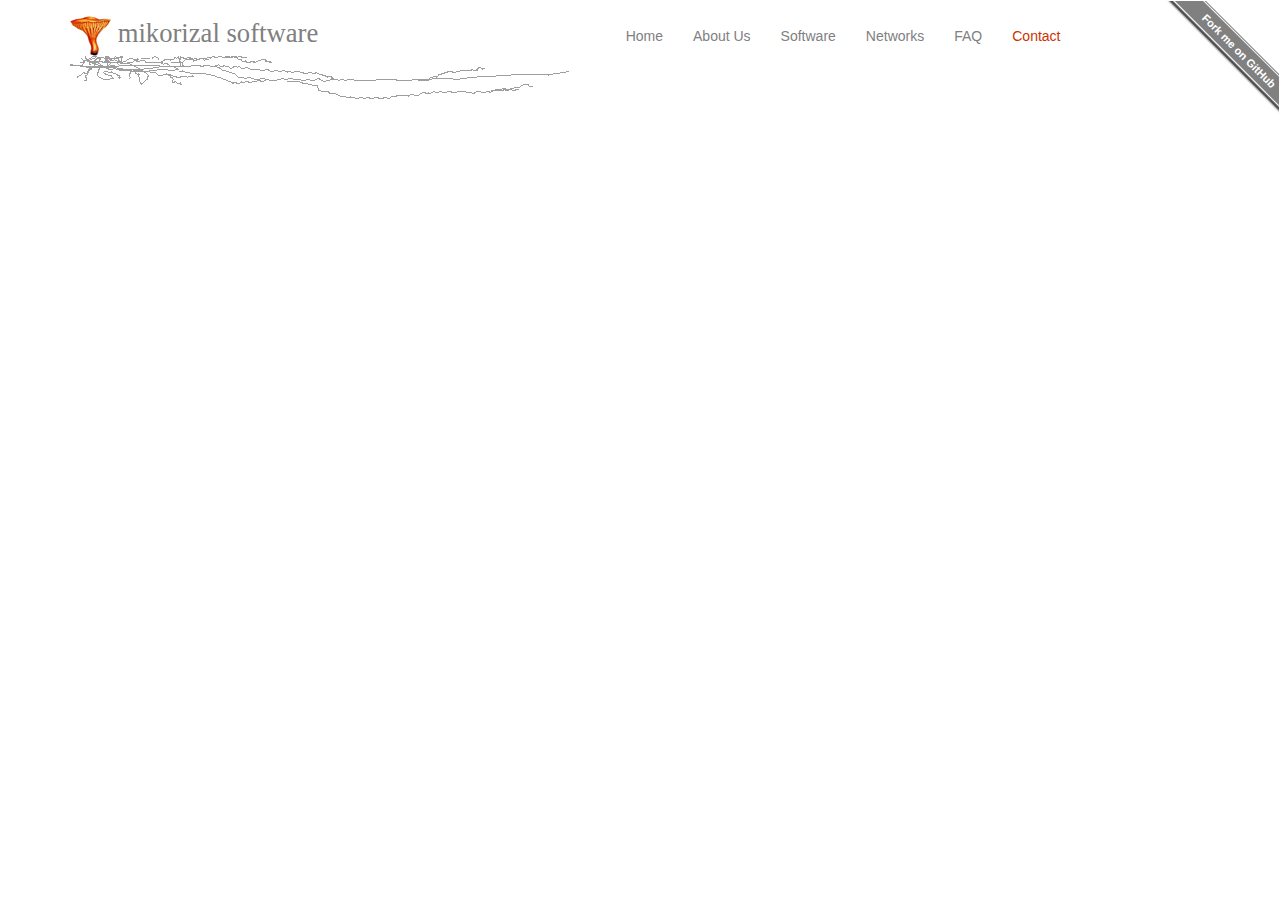
<file: presentations.html>
<!DOCTYPE html>
<html lang="en">
  <head>
    <meta charset="utf-8">
    <meta http-equiv="X-UA-Compatible" content="IE=edge">
    <meta name="viewport" content="width=device-width, initial-scale=1">
    <link rel="shortcut icon" href="favicon.ico">
    <title>Mikorizal Software</title>
    <link href="css/bootstrap.min.css" rel="stylesheet">
    <link href="css/site.css" rel="stylesheet">
    <!-- HTML5 shim and Respond.js IE8 support of HTML5 elements and media queries -->
    <!--[if lt IE 9]>
      <script src="https://oss.maxcdn.com/libs/html5shiv/3.7.0/html5shiv.js"></script>
      <script src="https://oss.maxcdn.com/libs/respond.js/1.4.2/respond.min.js"></script>
    <![endif]-->
  </head>

  <body>

    <!-- Fixed navbar -->
    <div class="navbar" role="navigation">
      <div class="container">
      <span id="forkongithub"><a href="https://github.com/valnet/valuenetwork" target="_blank">Fork me on GitHub</a></span>
        <div class="navbar-header">
          <button type="button" class="navbar-toggle" data-toggle="collapse" data-target=".navbar-collapse">
            <span class="sr-only">Toggle navigation</span>
            <span class="icon-bar"></span>
            <span class="icon-bar"></span>
            <span class="icon-bar"></span>
          </button>
          <a class="navbar-brand" href="index.html">
            <img src="mushy40.jpg" alt="Mushy the chanterelle mushroom" title="Mushy the chanterelle mushroom" />
            mikorizal software<br />
            <img src="myc.png">
          </a>
        </div>
        <div class="navbar-collapse collapse">
          <ul class="nav navbar-nav">
            <li><a href="index.html">Home</a></li>
            <li><a href="about.html">About Us</a></li>
            <li><a href="software.html">Software</a></li>
            <li><a href="groups.html">Networks</a></li>
            <li><a href="faq.html">FAQ</a></li>
            <li class="active"><a href="contact.html">Contact</a></li>
          </ul>
        </div><!--/.nav-collapse -->
      </div>
    </div>
 
    <div class="container main">
   
   
<embed width="420" height="315" src="http://www.slideshare.net/api/oembed/2?url=http://www.slideshare.net/haraldf/business-quotes-for-2011&format=json"></embed>
   
   
<script async class="speakerdeck-embed" data-id="3cf51566e9754ebd986acc767df2d1b8" data-ratio="1.77777777777778" src="https://speakerdeck.com/assets/embed.js"></script>

    
       
    
    </div> 
 
    <!-- Bootstrap core JavaScript
    ================================================== -->
    <!-- Placed at the end of the document so the pages load faster -->
    <script src="https://ajax.googleapis.com/ajax/libs/jquery/1.11.0/jquery.min.js"></script>
    <script src="js/bootstrap.min.js"></script>
  </body>
</html>
</file>
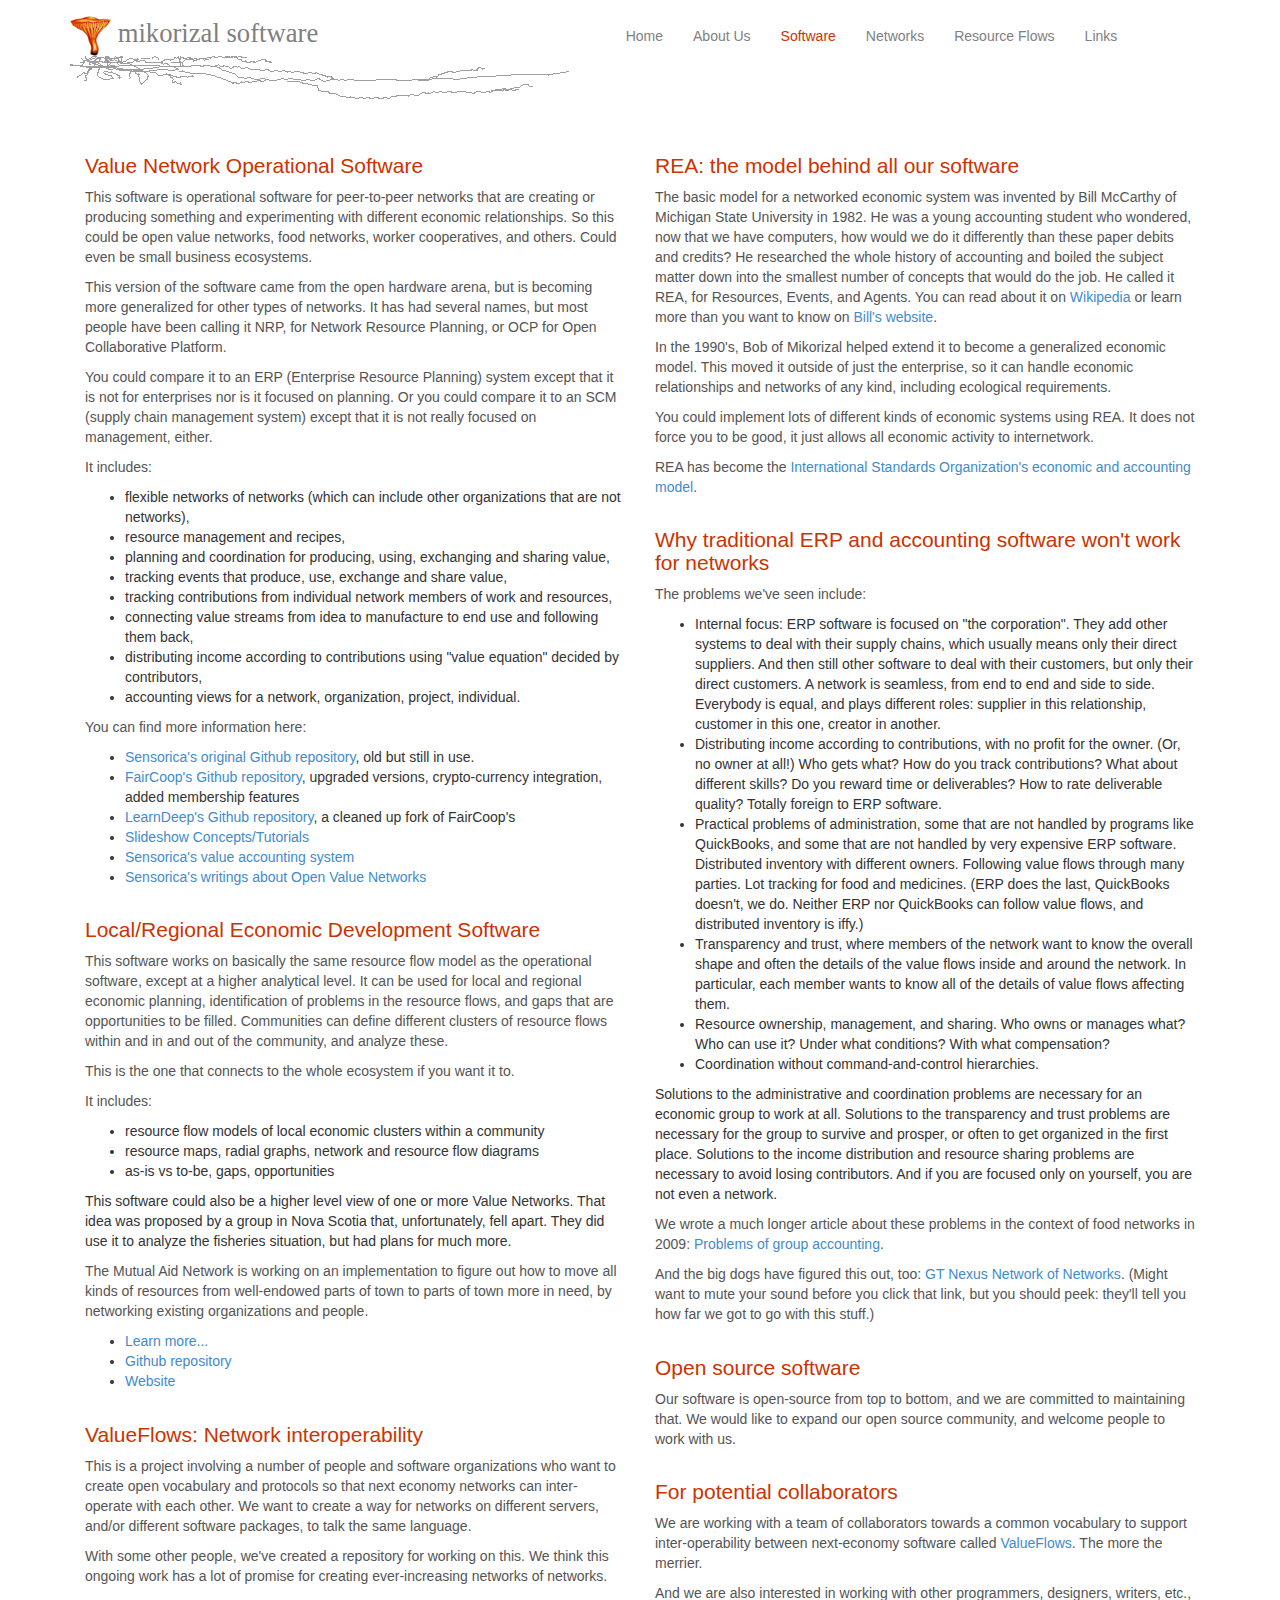
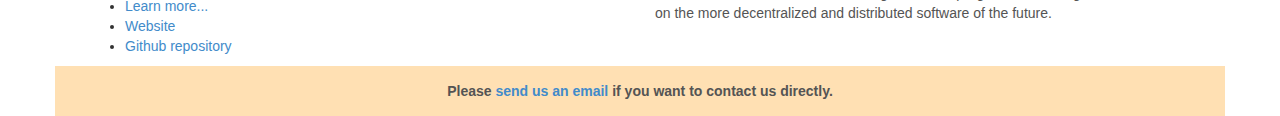
<file: software.html>
<!DOCTYPE html>
<html lang="en">
  <head>
    <meta charset="utf-8">
    <meta http-equiv="X-UA-Compatible" content="IE=edge">
    <meta name="viewport" content="width=device-width, initial-scale=1">
    <link rel="shortcut icon" href="favicon.ico">
    <title>Mikorizal Software</title>
    <link href="css/bootstrap.min.css" rel="stylesheet">
    <link href="css/site.css" rel="stylesheet">
    <!-- HTML5 shim and Respond.js IE8 support of HTML5 elements and media queries -->
    <!--[if lt IE 9]>
      <script src="https://oss.maxcdn.com/libs/html5shiv/3.7.0/html5shiv.js"></script>
      <script src="https://oss.maxcdn.com/libs/respond.js/1.4.2/respond.min.js"></script>
    <![endif]-->
  </head>

  <body>

    <!-- Fixed navbar -->
    <div class="navbar" role="navigation">
      <div class="container">
      <!--<span id="forkongithub"><a href="https://github.com/valnet/valuenetwork" target="_blank">Fork me on GitHub</a></span>-->
        <div class="navbar-header">
          <button type="button" class="navbar-toggle" data-toggle="collapse" data-target=".navbar-collapse">
            <span class="sr-only">Toggle navigation</span>
            <span class="icon-bar"></span>
            <span class="icon-bar"></span>
            <span class="icon-bar"></span>
          </button>
          <a class="navbar-brand" href="index.html">
            <img src="mushy40.jpg" alt="Mushy the chanterelle mushroom" title="Mushy the chanterelle mushroom" />
            mikorizal software<br />
            <img src="myc.png">
          </a>
        </div>
        <div class="navbar-collapse collapse">
          <ul class="nav navbar-nav">
            <li><a href="index.html">Home</a></li>
            <li><a href="about.html">About Us</a></li>
            <li class="active"><a href="software.html">Software</a></li>
            <li><a href="groups.html">Networks</a></li>
            <li><a href="flows.html">Resource Flows</a></li>
            <li><a href="links.html">Links</a></li>
          </ul>
        </div><!--/.nav-collapse -->
      </div>
    </div>
 
    <div class="container main">
      <div class="col-md-6">
        <h4>Value Network Operational Software</h4>
        <p>This software is operational software for peer-to-peer networks that are creating or producing something and
        experimenting with different economic relationships. So this could be open value networks, 
        food networks, worker cooperatives, and others.  Could even be small business ecosystems.
        </p>   
        <p>
        This version of the software came from the open hardware arena, but is becoming more generalized for other types of networks.
        It has had several names, but most people have been calling it NRP, for Network Resource Planning,
        or OCP for Open Collaborative Platform.
        </p>
        <p>You could compare it to an ERP (Enterprise Resource Planning) system except that it is not for enterprises 
        nor is it focused on planning.  Or you could compare it to an SCM (supply chain management system) except 
        that it is not really focused on management, either.
        </p>
        <p>
        It includes:
        <ul>
            <li>flexible networks of networks (which can include other organizations that are not networks),</li>
            <li>resource management and recipes,</li> 
            <li>planning and coordination for producing, using, exchanging and sharing value,</li>
            <li>tracking events that produce, use, exchange and share value,</li>
            <li>tracking contributions from individual network members of work and resources,</li>
            <li>connecting value streams from idea to manufacture to end use and following them back,</li>
            <li>distributing income according to contributions using "value equation" decided by contributors,</li>  
            <li>accounting views for a network, organization, project, individual.</li>
        </ul>
        </p>
        <p>You can find more information here:
        <ul>
            <li><a href="https://github.com/valnet/valuenetwork" target="_blank">Sensorica's original Github repository</a>, old but still in use.  </li>
            <li><a href="https://github.com/freedomcoop/valuenetwork" target="_blank">FairCoop's Github repository</a>, upgraded versions, crypto-currency integration, added membership features</li>
            <li><a href="https://github.com/learndeepmilwaukee/valuenetwork" target="_blank">LearnDeep's Github repository</a>, a cleaned up fork of FairCoop's</li>
            <li><a href="https://speakerdeck.com/mikorizal/" target="_blank">Slideshow Concepts/Tutorials</a></li>
            <li><a href="http://valnet.webfactional.com" target="_blank">Sensorica's value accounting system</a></li>
            <li><a href="http://valuenetwork.referata.com/wiki/Main_Page" target="_blank">Sensorica's writings about Open Value Networks</a></li>
        </ul>
        </p>
        <h4>Local/Regional Economic Development Software</h4>
        <p>This software works on basically the same resource flow model as the operational software, except at a higher analytical level.
        It can be used for local and regional economic planning, identification of problems in the resource flows,
        and gaps that are opportunities to be filled. Communities
        can define different clusters of resource flows within and in and out of the community, and analyze these.
        </p>
        <p>
        This is the one that connects to the whole ecosystem if you want it to.
        </p>
        <p>
        It includes:
        <ul>
            <li>resource flow models of local economic clusters within a community</li>
            <li>resource maps, radial graphs, network and resource flow diagrams</li>
            <li>as-is vs to-be, gaps, opportunities</li>
        </ul>
        This software could also be a higher level view of one or more Value Networks. That idea was proposed by a group in Nova Scotia that, 
        unfortunately, fell apart.  They did use it to analyze the fisheries situation, but had plans for much more.</p>
        <p>The Mutual Aid Network is working on an implementation to figure out how to move all kinds of resources from well-endowed parts of town to 
        parts of town more in need, by networking existing organizations and people.</p>
         <p><ul>
            <li><a href="groups.html#locecon">Learn more...</a></li>
            <li><a href="https://github.com/bhaugen/localecon" target="_blank">Github repository</a></li>
            <li><a href="http://locecon.org/" target="_blank">Website</a></li>
        </ul>
        </p>

        <h4>ValueFlows: Network interoperability</h4>
        <p>This is a project involving a number of people and software organizations who want to create open vocabulary
        and protocols so that next economy networks can inter-operate with each other. 
        We want to create a way for networks on different servers, and/or different software packages, 
        to talk the same language. 
        <p>
        With some other people, we've created a repository for working on this. We think this ongoing work
        has a lot of promise for creating ever-increasing networks of networks.
        </p>
        <p><ul>
            <li><a href="groups.html#n2n">Learn more...</a></li>
            <li><a href="https://valueflo.ws/" target="_blank">Website</a></li>
            <li><a href="https://github.com/valueflows/valueflows" target="_blank">Github repository</a></li>
        </ul></p>
      </div>

      <div class="col-md-6">
        <h4>REA: the model behind all our software</h4>
        <p>
        The basic model for a networked economic system was invented by Bill McCarthy of Michigan State University in 1982. He was a young accounting student who wondered, now that we have computers, how would we do it differently than these paper debits and credits? He researched the whole history of accounting and boiled the subject matter down into the smallest number of concepts that would do the job. He called it REA, for Resources, Events, and Agents. You can read about it on <a href="https://en.wikipedia.org/wiki/Resources,_events,_agents_(accounting_model)" target="_blank">Wikipedia</a> or learn more than you want to know on <a href="https://msu.edu/~mccarth4/" target="_blank">Bill's website</a>. </p>
        <p>In the 1990's, Bob of Mikorizal helped extend it to become a generalized economic model. 
        This moved it outside of just the enterprise, so it can handle economic relationships and networks of any kind, including ecological requirements.
        </p>
        <p>
        You could implement lots of different kinds of economic systems using REA. It does not force you to be good, it just allows all economic activity to internetwork.
        </p>
        <p>REA has become the <a href="http://jtc1sc32.org/doc/N1051-1100/32N1083-CD15944-4-wg1n266.pdf" target="_blank">International Standards Organization's economic and accounting model</a>.
        </p>


        <h4>Why traditional ERP and accounting software won't work for networks</h4>
        <p>
        The problems we've seen include:
        <ul>
        <li>Internal focus: ERP software is focused on "the corporation". They add other systems to deal with their supply chains, which usually means only their 
        direct suppliers. And then still other software to deal with their customers, but only their direct customers. A network is seamless, from end 
        to end and side to side. Everybody is equal, and plays different roles: supplier in this relationship, customer in this one, creator in another.</li>
        <li>Distributing income according to contributions, with no profit for the owner. (Or, no owner at all!) Who gets what? How do you track contributions? 
        What about different skills? Do you reward time or deliverables? How to rate deliverable quality? Totally foreign to ERP software.</li>
        <li>Practical problems of administration, some that are not handled by programs like QuickBooks, and some that are not handled by very expensive ERP software.
        Distributed inventory with different owners. Following value flows through many parties. Lot tracking for food and medicines. 
        (ERP does the last, QuickBooks doesn't, we do. Neither ERP nor QuickBooks can follow value flows, and distributed inventory is iffy.)
        </li>
        <li>Transparency and trust, where members of the network want to know the overall shape and often the details of the value flows inside 
        and around the network. In particular, each member wants to know all of the details of value flows affecting them.</li>
        <li>Resource ownership, management, and sharing. Who owns or manages what? Who can use it? Under what conditions? With what compensation?</li>
        <li>Coordination without command-and-control hierarchies.</li>
        </ul>
        Solutions to the administrative and coordination problems are necessary for an economic group to work at all. 
        Solutions to the transparency and trust problems are necessary for the group to survive and prosper, or often to get organized in the first place.
        Solutions to the income distribution and resource sharing problems are necessary to avoid losing contributors.
        And if you are focused only on yourself, you are not even a network.
        </p>
        <p>We wrote a much longer article about these problems in the context of food networks in 2009: 
        <a href="https://sites.google.com/site/economicgroups/Home/problemsofgroupaccounting" target="_blank">Problems of group accounting</a>. 
        </p>
        <p>And the big dogs have figured this out, too: <a href="http://www.gtnexus.com/about/vision-and-mission/" target="_blank">
        GT Nexus Network of Networks</a>. (Might want to mute your sound before you click that link, but you should peek: they'll tell you 
        how far we got to go with this stuff.)
        </p>

        <h4>Open source software</h4>
        <p>Our software is open-source from top to bottom, and we are committed to maintaining that.  
        We would like to expand our open source community, and welcome people to work with us.</p>

        <h4>For potential collaborators</h4>
        <p>We are working with a team of collaborators 
        towards a common vocabulary to support inter-operability between next-economy software called  
        <a href="https://github.com/valueflows/valueflows" target="_blank">ValueFlows</a>. The more the merrier.
        </p>
        <p>And we are also interested in working with other programmers, designers, writers, etc., on the more decentralized
        and distributed software of the future.
        </p>

      </div>

      <div class="row">
        <div class="col-md-12 contact-row">
            <p>Please <a href="mailto:info@mikorizal.org">send us an email</a> 
            if you want to contact us directly.
            </p>
        </div>
      <div>

    </div> 
 
  </body>
</html>
</file>
<file: css/site.css>
/* website specific css and bootstrap override css */

p, h1, h2, .gray-heading {
    color: #545454;
}
h3, h4 {
    color: #CC3300;
}
h4 {
    margin-top: 1.5em;
    font-size: 1.5em;
}
.img-right-margin, iframe {
    margin-right: 20px;
}
.orange {
    color: #FF6600;
}
.darker-orange {
    color: #E65C00;
}
.brown-orange {
    color: #CC3300;
}
.navbar-brand {
    font-family: Georgia, "Times New Roman", serif;
    color: gray;
    font-size: 20pt;
    margin-right: 1em;
}
.navbar-brand:hover, .navbar-brand:focus {
    color: black;
}
.navbar-fixed-top {
    background-color: white;
}
.nav li {
    padding-top: 10px;
}
.nav a {
    color: gray;
}
.nav > li > a:hover, .nav > li > a:focus {
    color: #E65C00;
    background-color: white;
}
.active a {
    color: #CC3300;
}
#forkongithub a {
    background:gray;
    color:#fff;
    text-decoration:none;
    font-family:arial, sans-serif;
    text-align:center;
    font-weight:bold;
    padding:2px 40px;
    font-size:1.1rem;
    line-height:2rem;
    position:relative;transition:0.5s;
}
#forkongithub a:hover {
    background:#E65C00;
    color:#fff;
}
#forkongithub a::before, #forkongithub a::after {
    content:"";
    width:100%;
    display:block;
    position:absolute;
    top:1px;
    left:0;
    height:1px;
    background:#fff;
}
#forkongithub a::after {
    bottom:1px;
    top:auto;
}
@media screen and (min-width:800px) {
    #forkongithub {
        position:absolute;
        display:block;
        top:-10;
        right:0;
        width:200px;
        overflow:hidden;
        height:200px;
    }
    #forkongithub a {
        width:200px;
        position:absolute;
        top:38px;
        right:-60px;
        transform:rotate(45deg);
        -webkit-transform:rotate(45deg);
        box-shadow:2px 2px 2px rgba(0,0,0,0.8);
    }
}
.jumbotron {
    background-color: #EBF0F5;
    margin-top: 50px;
}
.tagline {
    font-size: 1.2em;
    color: #444444;
}
.main {
    margin-top: 60px;
}
.under-top {
    margin-top: 30px;
}
.center {
    text-align: center;
}
.mushy {
    background-color: #EBF0F5;
    padding: 26px 60px 90px 60px;
    margin-top: 20px;
}
.contact-row {
    background-color: #ffe0b3;
    padding: 15px 5px 5px 5px;
    text-align: center;
    font-weight: bold;
}
.faq {
    color: gray;
    font-size: 1.6em;
    font-weight: bold;
    text-align: center;
}
#old
.contact {
    font-size: 1.4em;
    text-align: center;
    margin-top: 30px;
}
.contact-sub {
    font-size: 1.2em;
    font-style: italic;
    text-align: center;
}
.contact-line {
    width: 10%;
    border-color: #FF6600;
}
</file>
